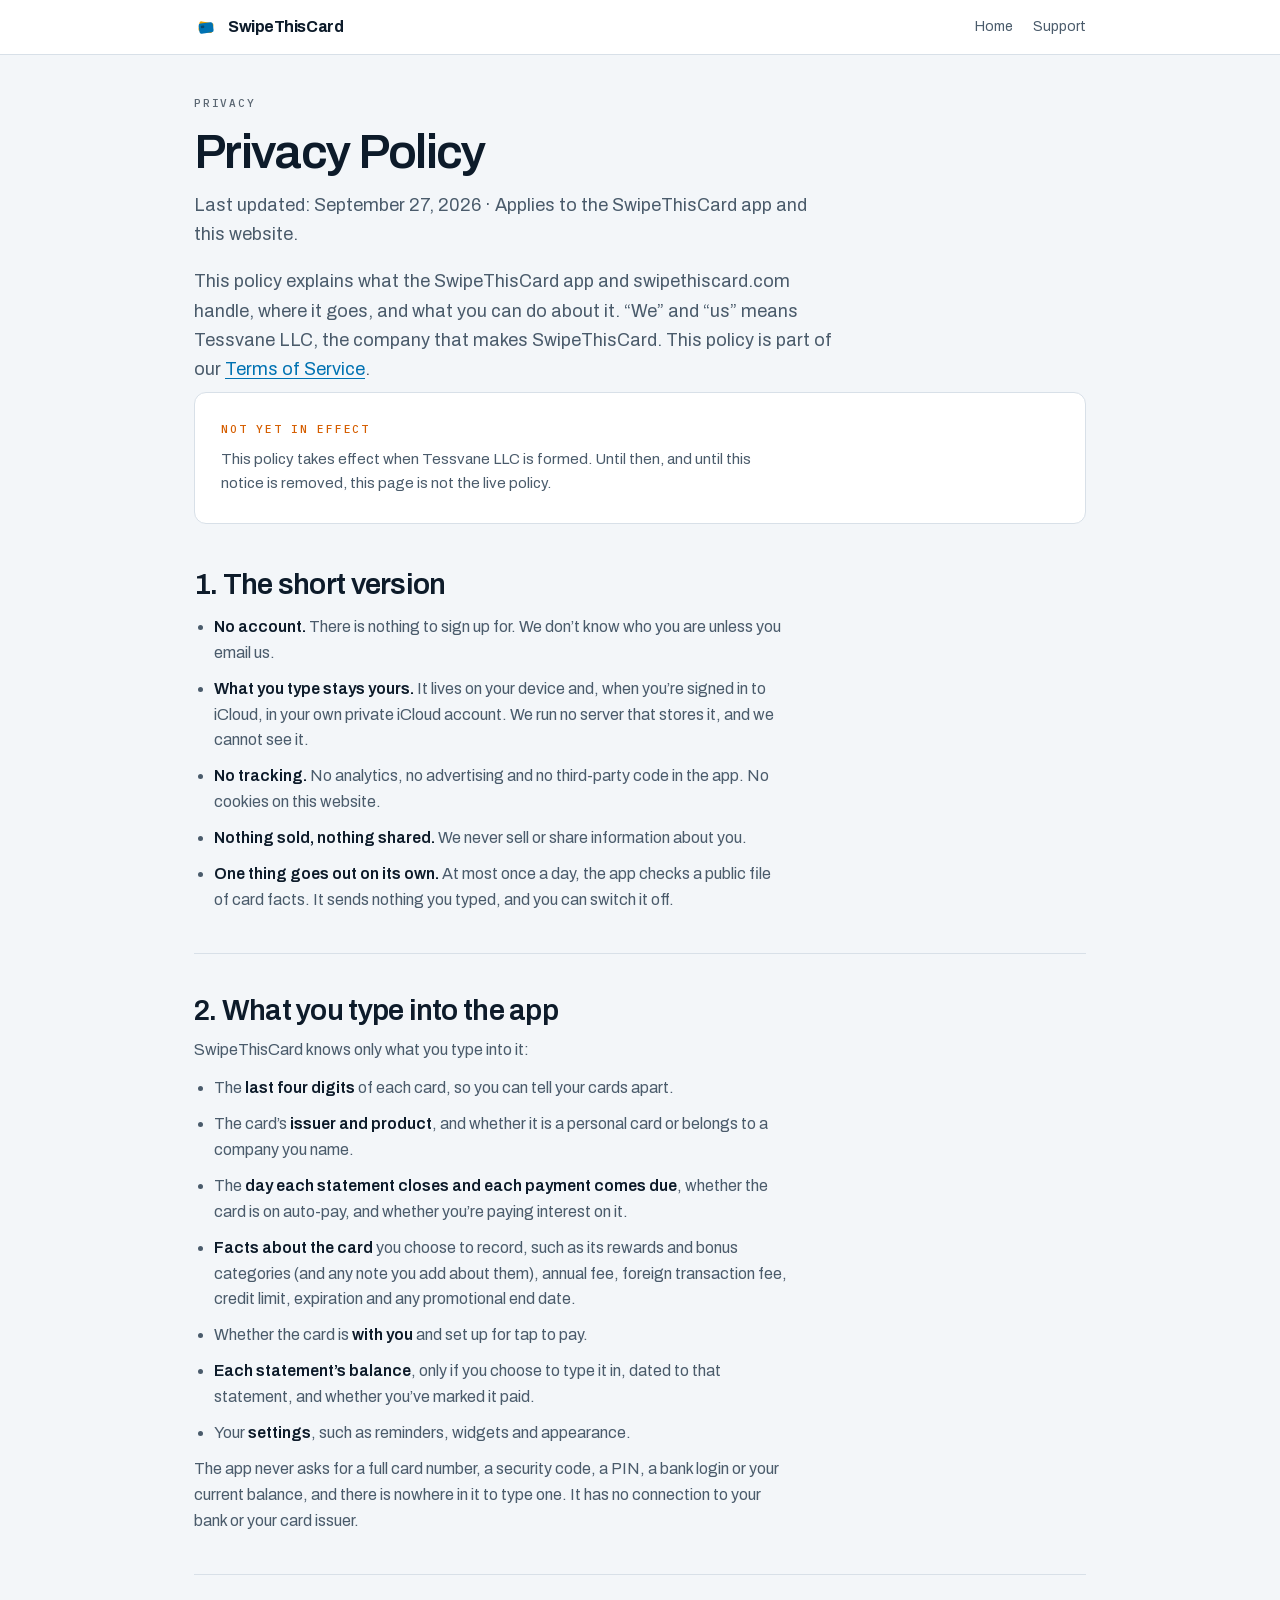
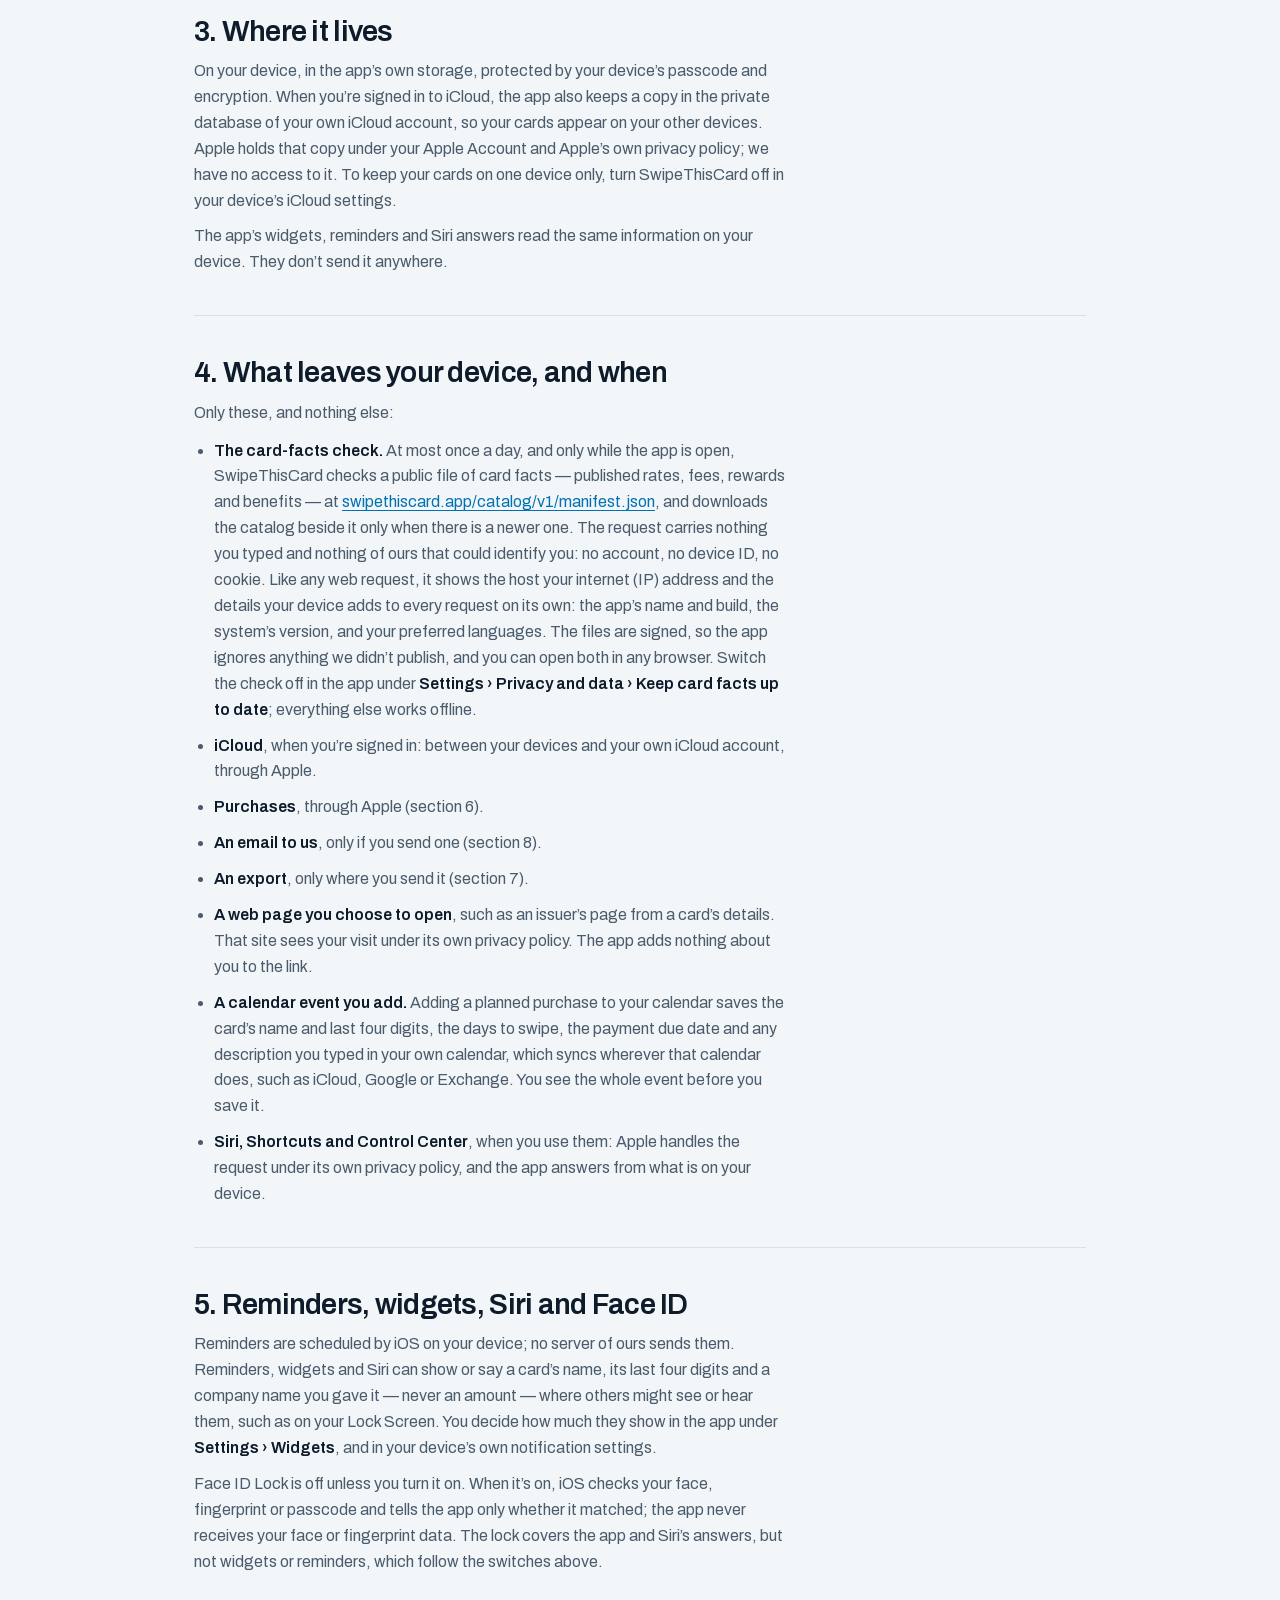
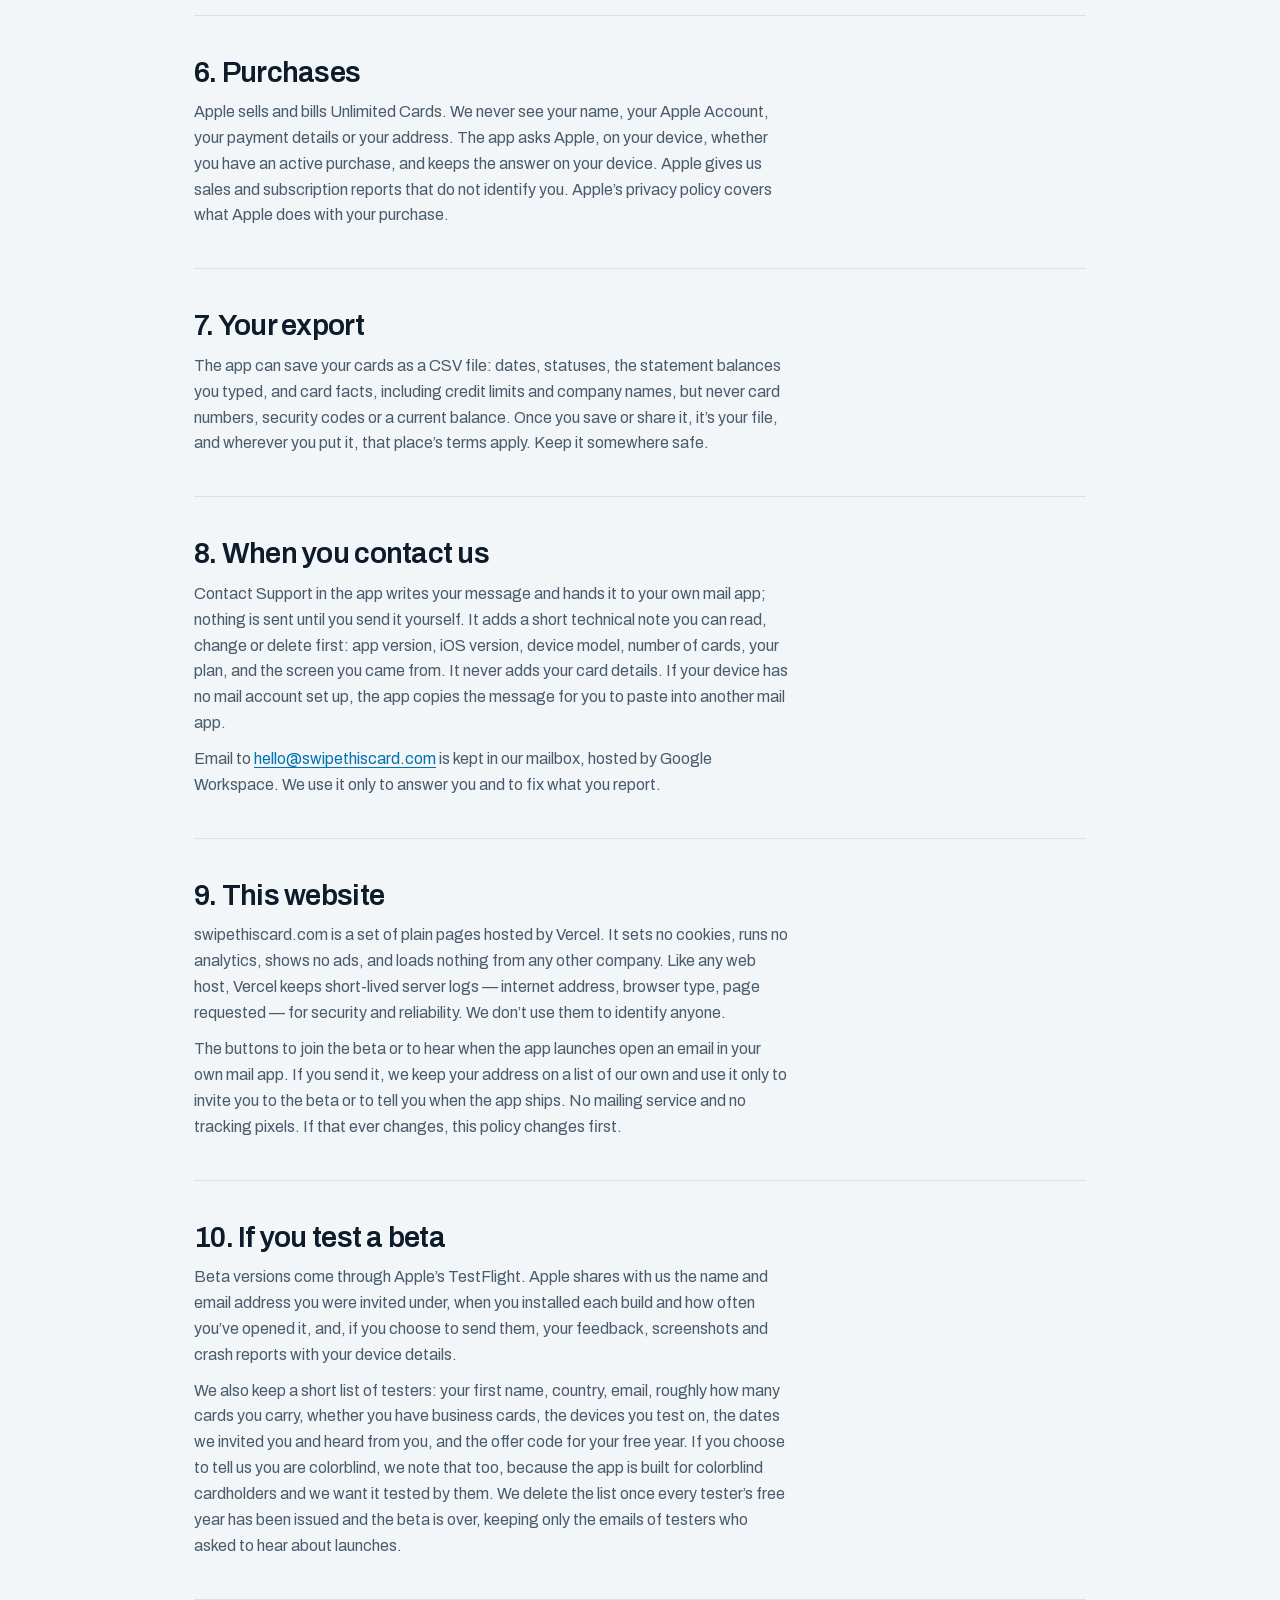
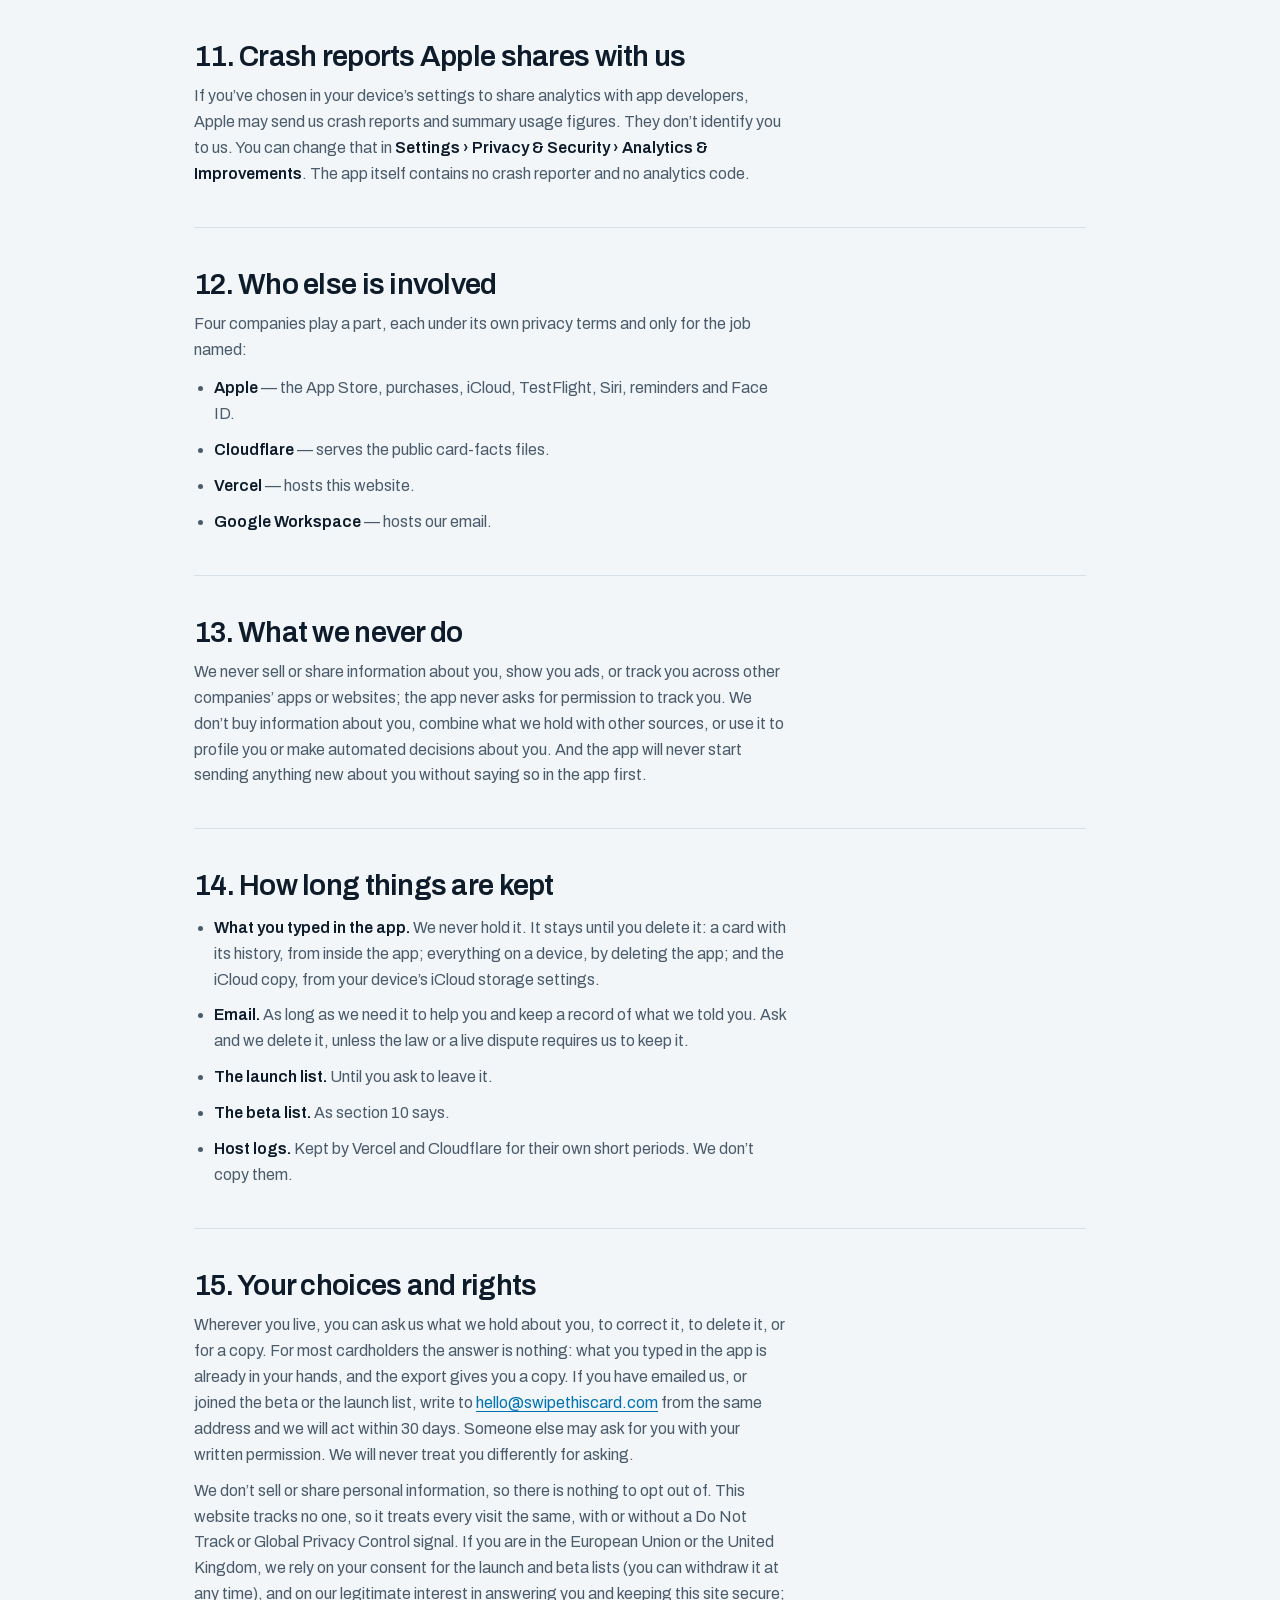
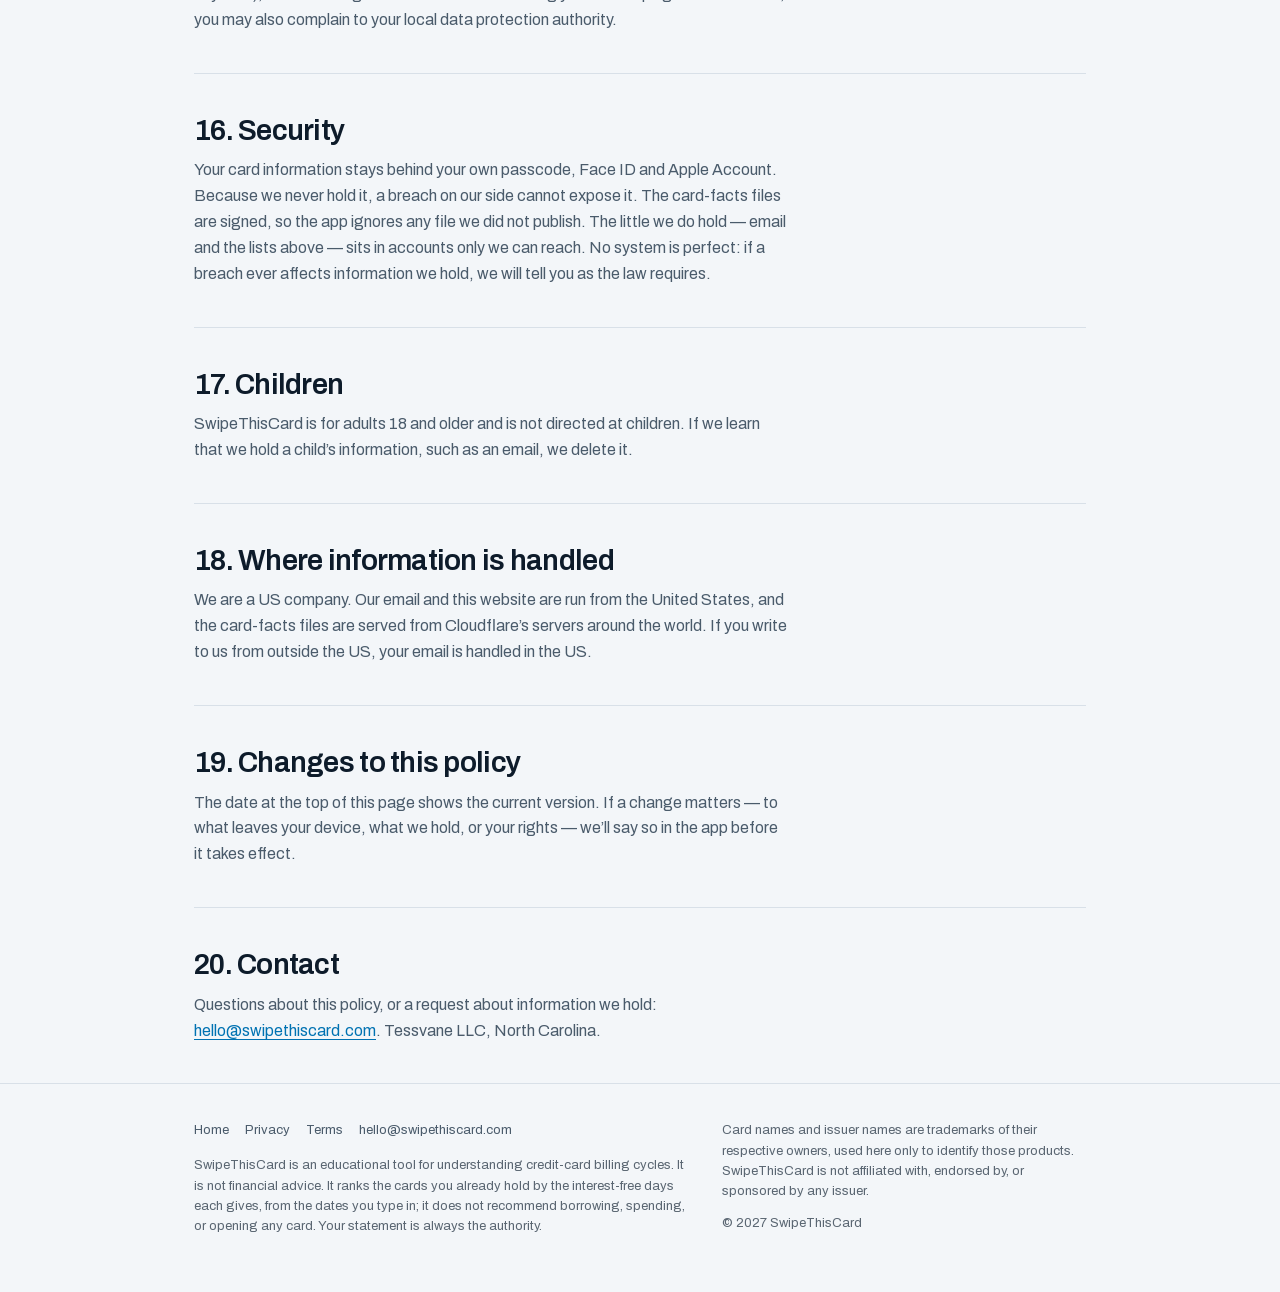
<file: privacy.html>
<!doctype html>
<html lang="en">
<head>
<meta charset="utf-8">
<meta name="viewport" content="width=device-width,initial-scale=1">
<title>Privacy Policy — SwipeThisCard</title>
<meta name="description" content="How SwipeThisCard and swipethiscard.com handle information: no account, no tracking, your cards on your device and in your own iCloud, and the one public file the app checks.">
<link rel="canonical" href="https://www.swipethiscard.com/privacy">
<meta name="robots" content="index,follow">
<meta property="og:type" content="website">
<meta property="og:title" content="Privacy Policy — SwipeThisCard">
<meta property="og:description" content="How SwipeThisCard and swipethiscard.com handle information: no account, no tracking, your cards on your device and in your own iCloud, and the one public file the app checks.">
<meta property="og:url" content="https://www.swipethiscard.com/privacy">
<meta property="og:image" content="https://swipethiscard.com/og-image.jpg">
<meta property="og:image:width" content="1200">
<meta property="og:image:height" content="630">
<meta name="twitter:card" content="summary_large_image">
<meta name="twitter:image" content="https://swipethiscard.com/og-image.jpg">
<link rel="icon" href="/favicon.svg" type="image/svg+xml">
<link rel="preload" href="/fonts/archivo-latin.woff2" as="font" type="font/woff2" crossorigin>
<link rel="stylesheet" href="/fonts/fonts.css">
<style>
:root{
  --ink:#0D1B2A; --ink-2:#14273A;
  --paper:#F3F6F9; --paper-2:#E7ECF1; --surface:#FFFFFF;
  --blue:#0072B2; --amber:#E69F00; --sky:#56B4E9; --verm:#D55E00;
  --ash:#5A6672; --ash-2:#C3CCD5;
  --on-ink:#E9EEF3; --on-ink-dim:#A8B8C6;
  --text:#0D1B2A; --text-2:#4A5B6B; --line:#D8E0E8;
  --accent:#0072B2;
  --display:"Archivo",-apple-system,BlinkMacSystemFont,"Segoe UI",Helvetica,Arial,sans-serif;
  --mono:"IBM Plex Mono",ui-monospace,SFMono-Regular,Menlo,monospace;
}
@media (prefers-color-scheme:dark){:root:not([data-theme="light"]){
  --paper:#0A1521; --paper-2:#122032; --surface:#14273A;
  --text:#E9EEF3; --text-2:#A8B8C6; --line:#24394F;
  --ink:#061019; --ink-2:#0E1E2E; --ash:#9BAAB8; --ash-2:#3A4E62;
  --accent:#56B4E9;
}}
:root[data-theme="dark"]{
  --paper:#0A1521; --paper-2:#122032; --surface:#14273A;
  --text:#E9EEF3; --text-2:#A8B8C6; --line:#24394F;
  --ink:#061019; --ink-2:#0E1E2E; --ash:#9BAAB8; --ash-2:#3A4E62;
  --accent:#56B4E9;
}
*{box-sizing:border-box}
body{margin:0;background:var(--paper);color:var(--text);font-family:var(--display);font-size:16px;line-height:1.62;-webkit-font-smoothing:antialiased}
.wrap{max-width:940px;margin:0 auto;padding:0 24px}
h1,h2,h3{margin:0;font-weight:600;letter-spacing:-.025em;text-wrap:balance}
h1{font-size:clamp(32px,5.4vw,48px);line-height:1.05;letter-spacing:-.035em}
h2{font-size:clamp(22px,3vw,29px);line-height:1.15}
h3{font-size:17px;letter-spacing:-.012em;line-height:1.35}
p{margin:0}
a{color:var(--accent);text-decoration-thickness:1px;text-underline-offset:3px}
a:focus-visible,summary:focus-visible{outline:2px solid var(--accent);outline-offset:3px;border-radius:4px}
.eyebrow{font-family:var(--mono);font-size:11px;font-weight:500;letter-spacing:.16em;text-transform:uppercase;color:var(--ash)}
.sm{font-size:14.5px;color:var(--text-2)}
.xs{font-size:12.5px;color:var(--ash)}
code{font-family:var(--mono);font-size:13.5px;background:var(--paper-2);padding:1px 5px;border-radius:4px}

/* nav */
nav{border-bottom:1px solid var(--line);background:var(--surface)}
.nav-in{max-width:940px;margin:0 auto;padding:14px 24px;display:flex;align-items:center;justify-content:space-between;gap:16px}
.brand{display:flex;align-items:center;gap:10px;text-decoration:none;color:var(--text)}
.brand span{font-weight:700;font-size:16px;letter-spacing:-.028em}
.nav-links{display:flex;gap:20px;font-size:14px}
.nav-links a{color:var(--text-2);text-decoration:none}
.nav-links a:hover{color:var(--accent)}

/* hero */
.hero{padding:56px 0 40px}
.hero h1{margin:14px 0 14px;max-width:16ch}
.hero p{font-size:18px;color:var(--text-2);max-width:58ch}

/* contact card */
.contact{display:grid;gap:0;border:1px solid var(--line);border-radius:12px;overflow:hidden;background:var(--surface);margin-bottom:14px}
@media(min-width:760px){.contact{grid-template-columns:1.35fr 1fr}}
.contact-main{padding:26px 26px 28px}
.contact-side{padding:26px;background:var(--paper-2);border-top:1px solid var(--line)}
@media(min-width:760px){.contact-side{border-top:0;border-left:1px solid var(--line)}}
.mailto{display:inline-flex;align-items:center;gap:9px;margin-top:14px;font-family:var(--mono);font-size:17px;font-weight:500;color:var(--accent);text-decoration:none;border-bottom:2px solid var(--accent);padding-bottom:2px;word-break:break-all}
.mailto:hover{opacity:.8}
.facts{list-style:none;margin:12px 0 0;padding:0;display:grid;gap:9px}
.facts li{display:grid;grid-template-columns:auto minmax(0,1fr);gap:9px;align-items:start;font-size:14px;color:var(--text-2)}
.facts svg{width:16px;height:16px;margin-top:3px;flex:none}

/* include block */
.include{border:1px solid var(--line);border-left:3px solid var(--amber);border-radius:0 10px 10px 0;background:var(--surface);padding:22px 24px;margin-top:28px}
.include ol{margin:12px 0 0;padding-left:20px;display:grid;gap:7px;font-size:14.5px;color:var(--text-2)}
.include ol b{color:var(--text);font-weight:600}

/* sections */
section{padding:52px 0;border-top:1px solid var(--line)}
.sec-lead{max-width:60ch;margin:10px 0 26px;color:var(--text-2)}

/* faq */
.faq{border:1px solid var(--line);border-radius:12px;overflow:hidden;background:var(--surface)}
details{border-bottom:1px solid var(--line)}
details:last-child{border-bottom:0}
summary{cursor:pointer;list-style:none;padding:17px 22px;display:grid;grid-template-columns:minmax(0,1fr) auto;gap:14px;align-items:center;font-weight:500;font-size:15.5px;letter-spacing:-.008em}
summary::-webkit-details-marker{display:none}
summary:hover{background:var(--paper-2)}
.chev{width:14px;height:14px;color:var(--ash);transition:transform .18s ease}
details[open] .chev{transform:rotate(90deg)}
details[open] summary{background:var(--paper-2)}
.ans{padding:4px 22px 22px;font-size:14.8px;color:var(--text-2);max-width:66ch}
.ans p+p{margin-top:10px}
.ans ul{margin:10px 0 0;padding-left:19px;display:grid;gap:6px}
@media(prefers-reduced-motion:reduce){.chev{transition:none}}

/* status pills */
.pillrow{display:flex;flex-wrap:wrap;gap:9px;margin-top:14px}
.pill{display:inline-flex;align-items:center;gap:7px;padding:5px 11px 5px 9px;border-radius:99px;font-size:13px;font-weight:500;background:var(--paper-2);border:1px solid var(--line);color:var(--text)}

/* privacy strip */
.strip{background:var(--ink);color:var(--on-ink);border-radius:12px;padding:28px 26px}
.strip h2{color:#fff}
.strip p{color:var(--on-ink-dim);max-width:60ch;margin-top:10px;font-size:15px}
.strip a{color:var(--sky)}

/* footer */
footer{border-top:1px solid var(--line);padding:36px 0 56px;color:var(--ash);font-size:13px}
.foot-in{display:grid;gap:18px}
@media(min-width:760px){.foot-in{grid-template-columns:1.4fr 1fr;align-items:start}}
.foot-links{display:flex;flex-wrap:wrap;gap:16px}
.foot-links a{color:var(--text-2);text-decoration:none}
.foot-links a:hover{color:var(--accent)}
.legal{max-width:62ch;line-height:1.55}
/* terms body */
.tx{max-width:66ch;margin-top:10px;color:var(--text-2)}
.tx a,.tx-list a{overflow-wrap:anywhere}
.tx-list{max-width:66ch;margin:12px 0 0;padding-left:20px;display:grid;gap:10px;color:var(--text-2)}
.tx-list b,.tx b{color:var(--text);font-weight:600}
.terms section{padding:40px 0}
.include h3{color:var(--text)}
.include .tx{font-size:15px}
</style>
</head>
<body>
<nav><div class="nav-in">
  <a class="brand" href="/">
    <svg width="24" height="24" viewBox="0 0 64 64" aria-hidden="true"><g transform="rotate(9 32 32)"><rect x="13" y="19" width="38" height="27" rx="5.5" fill="#E69F00"/></g><g transform="rotate(-8 32 32)"><rect x="13" y="21" width="38" height="27" rx="5.5" fill="#0072B2"/><rect x="18.5" y="27" width="9" height="6.5" rx="1.8" fill="#0D1B2A" opacity=".5"/></g></svg>
    <span>SwipeThisCard</span>
  </a>
  <div class="nav-links">
    <a href="/">Home</a>
    <a href="/support">Support</a>
  </div>
</div></nav>
<div class="wrap">
  <div class="hero" style="padding:40px 0 8px">
    <div class="eyebrow">Privacy</div>
    <h1 style="max-width:20ch">Privacy Policy</h1>
    <p class="sm" style="margin-top:10px">Last updated: September 27, 2026 &middot; Applies to the SwipeThisCard app and this website.</p>
    <p class="tx" style="margin-top:18px">This policy explains what the SwipeThisCard app and swipethiscard.com handle, where it goes, and what you can do about it. &ldquo;We&rdquo; and &ldquo;us&rdquo; means Tessvane LLC, the company that makes SwipeThisCard. This policy is part of our <a href="/terms">Terms of Service</a>.</p>
  </div>
</div>
<div class="wrap">
  <div class="strip" style="margin:0 0 8px;background:var(--surface);color:var(--text);border:1px solid var(--line)">
    <div class="eyebrow" style="color:var(--verm)">Not yet in effect</div>
    <p style="color:var(--text-2);margin-top:8px">This policy takes effect when Tessvane LLC is formed. Until then, and until this notice is removed, this page is not the live policy.</p>
  </div>
</div>
<div class="wrap terms">
  <section style="border-top:0;padding-top:36px">
    <h2>1. The short version</h2>
    <ul class="tx-list">
      <li><b>No account.</b> There is nothing to sign up for. We don&rsquo;t know who you are unless you email us.</li>
      <li><b>What you type stays yours.</b> It lives on your device and, when you&rsquo;re signed in to iCloud, in your own private iCloud account. We run no server that stores it, and we cannot see it.</li>
      <li><b>No tracking.</b> No analytics, no advertising and no third-party code in the app. No cookies on this website.</li>
      <li><b>Nothing sold, nothing shared.</b> We never sell or share information about you.</li>
      <li><b>One thing goes out on its own.</b> At most once a day, the app checks a public file of card facts. It sends nothing you typed, and you can switch it off.</li>
    </ul>
  </section>
  <section>
    <h2>2. What you type into the app</h2>
    <p class="tx">SwipeThisCard knows only what you type into it:</p>
    <ul class="tx-list">
      <li>The <b>last four digits</b> of each card, so you can tell your cards apart.</li>
      <li>The card&rsquo;s <b>issuer and product</b>, and whether it is a personal card or belongs to a company you name.</li>
      <li>The <b>day each statement closes and each payment comes due</b>, whether the card is on auto-pay, and whether you&rsquo;re paying interest on it.</li>
      <li><b>Facts about the card</b> you choose to record, such as its rewards and bonus categories (and any note you add about them), annual fee, foreign transaction fee, credit limit, expiration and any promotional end date.</li>
      <li>Whether the card is <b>with you</b> and set up for tap to pay.</li>
      <li><b>Each statement&rsquo;s balance</b>, only if you choose to type it in, dated to that statement, and whether you&rsquo;ve marked it paid.</li>
      <li>Your <b>settings</b>, such as reminders, widgets and appearance.</li>
    </ul>
    <p class="tx">The app never asks for a full card number, a security code, a PIN, a bank login or your current balance, and there is nowhere in it to type one. It has no connection to your bank or your card issuer.</p>
  </section>
  <section>
    <h2>3. Where it lives</h2>
    <p class="tx">On your device, in the app&rsquo;s own storage, protected by your device&rsquo;s passcode and encryption. When you&rsquo;re signed in to iCloud, the app also keeps a copy in the private database of your own iCloud account, so your cards appear on your other devices. Apple holds that copy under your Apple Account and Apple&rsquo;s own privacy policy; we have no access to it. To keep your cards on one device only, turn SwipeThisCard off in your device&rsquo;s iCloud settings.</p>
    <p class="tx">The app&rsquo;s widgets, reminders and Siri answers read the same information on your device. They don&rsquo;t send it anywhere.</p>
  </section>
  <section>
    <h2>4. What leaves your device, and when</h2>
    <p class="tx">Only these, and nothing else:</p>
    <ul class="tx-list">
      <li><b>The card-facts check.</b> At most once a day, and only while the app is open, SwipeThisCard checks a public file of card facts &mdash; published rates, fees, rewards and benefits &mdash; at <a href="https://swipethiscard.app/catalog/v1/manifest.json">swipethiscard.app/catalog/v1/manifest.json</a>, and downloads the catalog beside it only when there is a newer one. The request carries nothing you typed and nothing of ours that could identify you: no account, no device ID, no cookie. Like any web request, it shows the host your internet (IP) address and the details your device adds to every request on its own: the app&rsquo;s name and build, the system&rsquo;s version, and your preferred languages. The files are signed, so the app ignores anything we didn&rsquo;t publish, and you can open both in any browser. Switch the check off in the app under <b>Settings &rsaquo; Privacy and data &rsaquo; Keep card facts up to date</b>; everything else works offline.</li>
      <li><b>iCloud</b>, when you&rsquo;re signed in: between your devices and your own iCloud account, through Apple.</li>
      <li><b>Purchases</b>, through Apple (section 6).</li>
      <li><b>An email to us</b>, only if you send one (section 8).</li>
      <li><b>An export</b>, only where you send it (section 7).</li>
      <li><b>A web page you choose to open</b>, such as an issuer&rsquo;s page from a card&rsquo;s details. That site sees your visit under its own privacy policy. The app adds nothing about you to the link.</li>
      <li><b>A calendar event you add.</b> Adding a planned purchase to your calendar saves the card&rsquo;s name and last four digits, the days to swipe, the payment due date and any description you typed in your own calendar, which syncs wherever that calendar does, such as iCloud, Google or Exchange. You see the whole event before you save it.</li>
      <li><b>Siri, Shortcuts and Control Center</b>, when you use them: Apple handles the request under its own privacy policy, and the app answers from what is on your device.</li>
    </ul>
  </section>
  <section>
    <h2>5. Reminders, widgets, Siri and Face ID</h2>
    <p class="tx">Reminders are scheduled by iOS on your device; no server of ours sends them. Reminders, widgets and Siri can show or say a card&rsquo;s name, its last four digits and a company name you gave it &mdash; never an amount &mdash; where others might see or hear them, such as on your Lock Screen. You decide how much they show in the app under <b>Settings &rsaquo; Widgets</b>, and in your device&rsquo;s own notification settings.</p>
    <p class="tx">Face ID Lock is off unless you turn it on. When it&rsquo;s on, iOS checks your face, fingerprint or passcode and tells the app only whether it matched; the app never receives your face or fingerprint data. The lock covers the app and Siri&rsquo;s answers, but not widgets or reminders, which follow the switches above.</p>
  </section>
  <section>
    <h2>6. Purchases</h2>
    <p class="tx">Apple sells and bills Unlimited Cards. We never see your name, your Apple Account, your payment details or your address. The app asks Apple, on your device, whether you have an active purchase, and keeps the answer on your device. Apple gives us sales and subscription reports that do not identify you. Apple&rsquo;s privacy policy covers what Apple does with your purchase.</p>
  </section>
  <section>
    <h2>7. Your export</h2>
    <p class="tx">The app can save your cards as a CSV file: dates, statuses, the statement balances you typed, and card facts, including credit limits and company names, but never card numbers, security codes or a current balance. Once you save or share it, it&rsquo;s your file, and wherever you put it, that place&rsquo;s terms apply. Keep it somewhere safe.</p>
  </section>
  <section>
    <h2>8. When you contact us</h2>
    <p class="tx">Contact Support in the app writes your message and hands it to your own mail app; nothing is sent until you send it yourself. It adds a short technical note you can read, change or delete first: app version, iOS version, device model, number of cards, your plan, and the screen you came from. It never adds your card details. If your device has no mail account set up, the app copies the message for you to paste into another mail app.</p>
    <p class="tx">Email to <a href="mailto:hello@swipethiscard.com">hello@swipethiscard.com</a> is kept in our mailbox, hosted by Google Workspace. We use it only to answer you and to fix what you report.</p>
  </section>
  <section>
    <h2>9. This website</h2>
    <p class="tx">swipethiscard.com is a set of plain pages hosted by Vercel. It sets no cookies, runs no analytics, shows no ads, and loads nothing from any other company. Like any web host, Vercel keeps short-lived server logs &mdash; internet address, browser type, page requested &mdash; for security and reliability. We don&rsquo;t use them to identify anyone.</p>
    <p class="tx">The buttons to join the beta or to hear when the app launches open an email in your own mail app. If you send it, we keep your address on a list of our own and use it only to invite you to the beta or to tell you when the app ships. No mailing service and no tracking pixels. If that ever changes, this policy changes first.</p>
  </section>
  <section>
    <h2>10. If you test a beta</h2>
    <p class="tx">Beta versions come through Apple&rsquo;s TestFlight. Apple shares with us the name and email address you were invited under, when you installed each build and how often you&rsquo;ve opened it, and, if you choose to send them, your feedback, screenshots and crash reports with your device details.</p>
    <p class="tx">We also keep a short list of testers: your first name, country, email, roughly how many cards you carry, whether you have business cards, the devices you test on, the dates we invited you and heard from you, and the offer code for your free year. If you choose to tell us you are colorblind, we note that too, because the app is built for colorblind cardholders and we want it tested by them. We delete the list once every tester&rsquo;s free year has been issued and the beta is over, keeping only the emails of testers who asked to hear about launches.</p>
  </section>
  <section>
    <h2>11. Crash reports Apple shares with us</h2>
    <p class="tx">If you&rsquo;ve chosen in your device&rsquo;s settings to share analytics with app developers, Apple may send us crash reports and summary usage figures. They don&rsquo;t identify you to us. You can change that in <b>Settings &rsaquo; Privacy &amp; Security &rsaquo; Analytics &amp; Improvements</b>. The app itself contains no crash reporter and no analytics code.</p>
  </section>
  <section>
    <h2>12. Who else is involved</h2>
    <p class="tx">Four companies play a part, each under its own privacy terms and only for the job named:</p>
    <ul class="tx-list">
      <li><b>Apple</b> &mdash; the App Store, purchases, iCloud, TestFlight, Siri, reminders and Face ID.</li>
      <li><b>Cloudflare</b> &mdash; serves the public card-facts files.</li>
      <li><b>Vercel</b> &mdash; hosts this website.</li>
      <li><b>Google Workspace</b> &mdash; hosts our email.</li>
    </ul>
  </section>
  <section>
    <h2>13. What we never do</h2>
    <p class="tx">We never sell or share information about you, show you ads, or track you across other companies&rsquo; apps or websites; the app never asks for permission to track you. We don&rsquo;t buy information about you, combine what we hold with other sources, or use it to profile you or make automated decisions about you. And the app will never start sending anything new about you without saying so in the app first.</p>
  </section>
  <section>
    <h2>14. How long things are kept</h2>
    <ul class="tx-list">
      <li><b>What you typed in the app.</b> We never hold it. It stays until you delete it: a card with its history, from inside the app; everything on a device, by deleting the app; and the iCloud copy, from your device&rsquo;s iCloud storage settings.</li>
      <li><b>Email.</b> As long as we need it to help you and keep a record of what we told you. Ask and we delete it, unless the law or a live dispute requires us to keep it.</li>
      <li><b>The launch list.</b> Until you ask to leave it.</li>
      <li><b>The beta list.</b> As section 10 says.</li>
      <li><b>Host logs.</b> Kept by Vercel and Cloudflare for their own short periods. We don&rsquo;t copy them.</li>
    </ul>
  </section>
  <section>
    <h2>15. Your choices and rights</h2>
    <p class="tx">Wherever you live, you can ask us what we hold about you, to correct it, to delete it, or for a copy. For most cardholders the answer is nothing: what you typed in the app is already in your hands, and the export gives you a copy. If you have emailed us, or joined the beta or the launch list, write to <a href="mailto:hello@swipethiscard.com">hello@swipethiscard.com</a> from the same address and we will act within 30 days. Someone else may ask for you with your written permission. We will never treat you differently for asking.</p>
    <p class="tx">We don&rsquo;t sell or share personal information, so there is nothing to opt out of. This website tracks no one, so it treats every visit the same, with or without a Do Not Track or Global Privacy Control signal. If you are in the European Union or the United Kingdom, we rely on your consent for the launch and beta lists (you can withdraw it at any time), and on our legitimate interest in answering you and keeping this site secure; you may also complain to your local data protection authority.</p>
  </section>
  <section>
    <h2>16. Security</h2>
    <p class="tx">Your card information stays behind your own passcode, Face ID and Apple Account. Because we never hold it, a breach on our side cannot expose it. The card-facts files are signed, so the app ignores any file we did not publish. The little we do hold &mdash; email and the lists above &mdash; sits in accounts only we can reach. No system is perfect: if a breach ever affects information we hold, we will tell you as the law requires.</p>
  </section>
  <section>
    <h2>17. Children</h2>
    <p class="tx">SwipeThisCard is for adults 18 and older and is not directed at children. If we learn that we hold a child&rsquo;s information, such as an email, we delete it.</p>
  </section>
  <section>
    <h2>18. Where information is handled</h2>
    <p class="tx">We are a US company. Our email and this website are run from the United States, and the card-facts files are served from Cloudflare&rsquo;s servers around the world. If you write to us from outside the US, your email is handled in the US.</p>
  </section>
  <section>
    <h2>19. Changes to this policy</h2>
    <p class="tx">The date at the top of this page shows the current version. If a change matters &mdash; to what leaves your device, what we hold, or your rights &mdash; we&rsquo;ll say so in the app before it takes effect.</p>
  </section>
  <section>
    <h2>20. Contact</h2>
    <p class="tx">Questions about this policy, or a request about information we hold: <a href="mailto:hello@swipethiscard.com">hello@swipethiscard.com</a>. Tessvane LLC, North Carolina.</p>
  </section>
</div>
<footer><div class="wrap"><div class="foot-in">
  <div>
    <div class="foot-links" style="margin-bottom:14px">
      <a href="/">Home</a><a href="/privacy">Privacy</a><a href="/terms">Terms</a><a href="mailto:hello@swipethiscard.com">hello@swipethiscard.com</a>
    </div>
    <p class="legal">SwipeThisCard is an educational tool for understanding credit-card billing cycles. It is not financial advice. It ranks the cards you already hold by the interest-free days each gives, from the dates you type in; it does not recommend borrowing, spending, or opening any card. Your statement is always the authority.</p>
  </div>
  <div>
    <p class="legal">Card names and issuer names are trademarks of their respective owners, used here only to identify those products. SwipeThisCard is not affiliated with, endorsed by, or sponsored by any issuer.</p>
    <p style="margin-top:12px">&copy; 2027 SwipeThisCard</p>
  </div>
</div></div></footer>
</body>
</html>
</file>
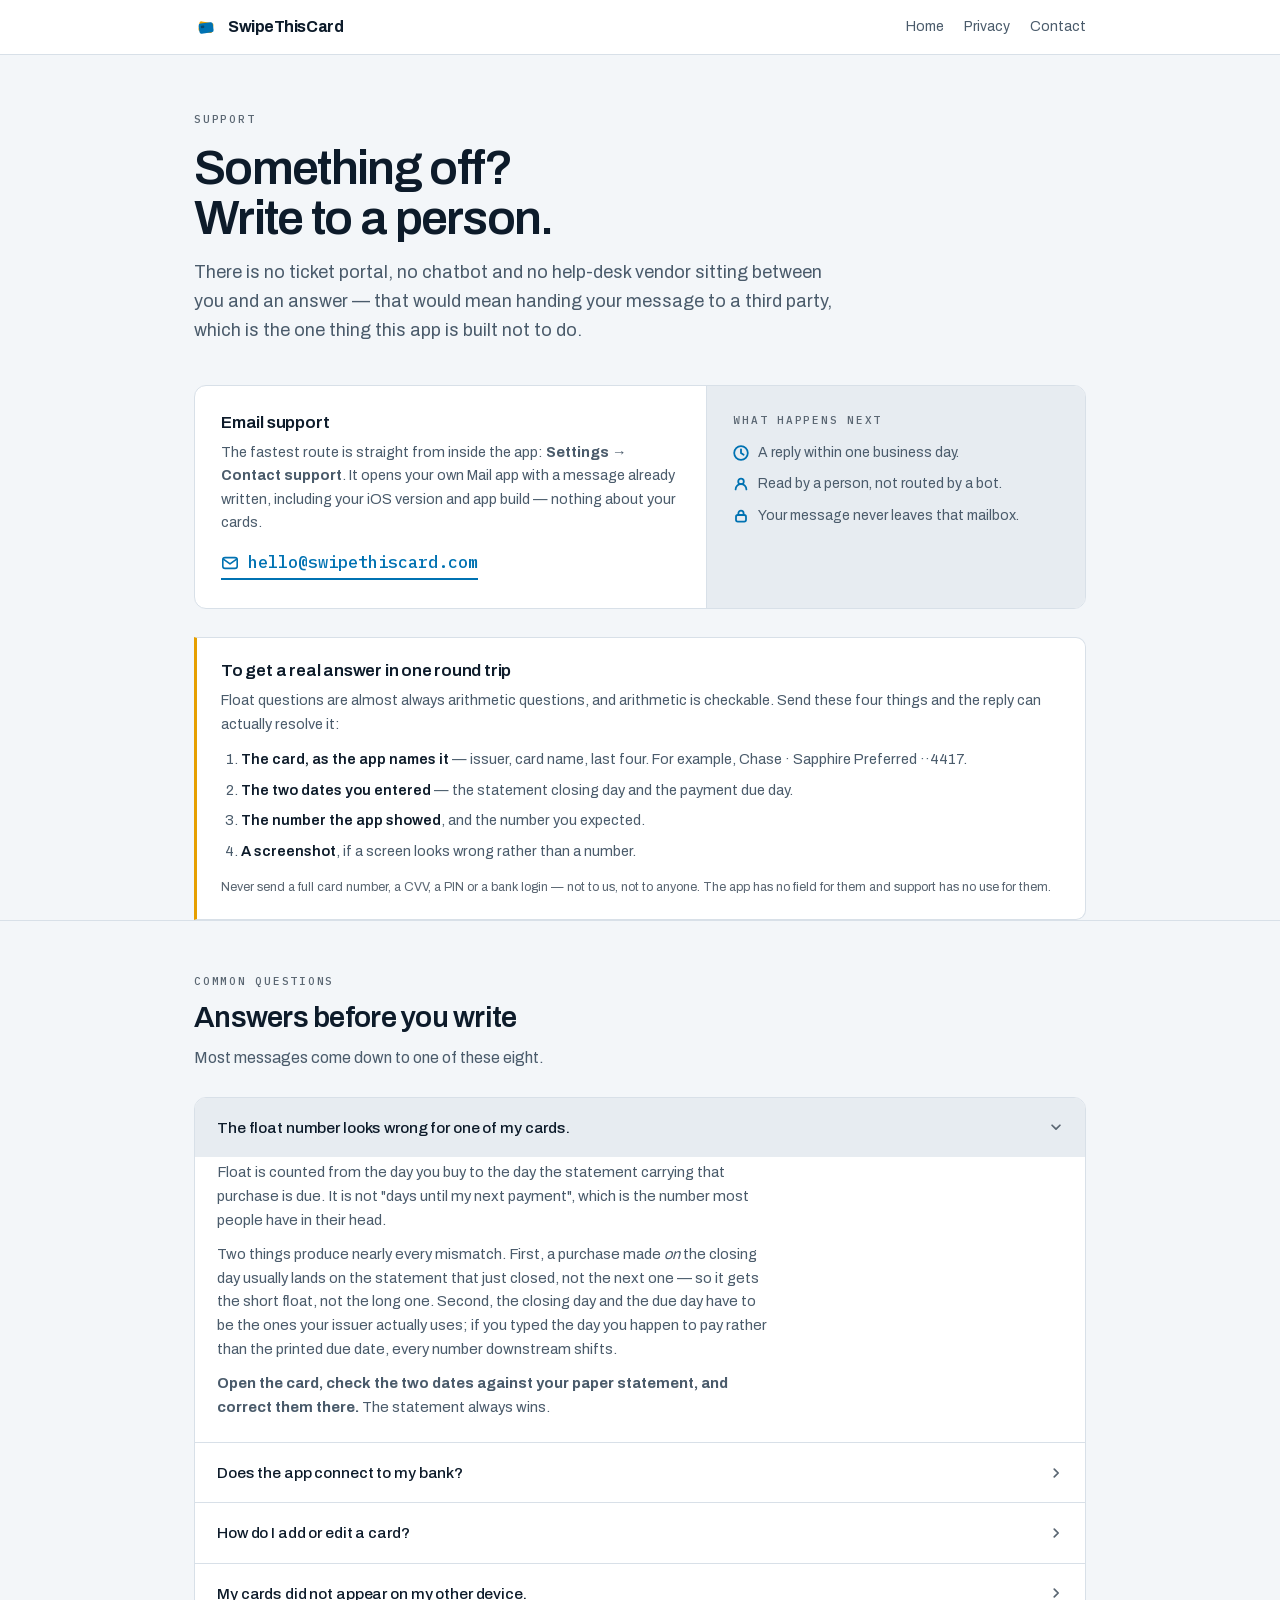
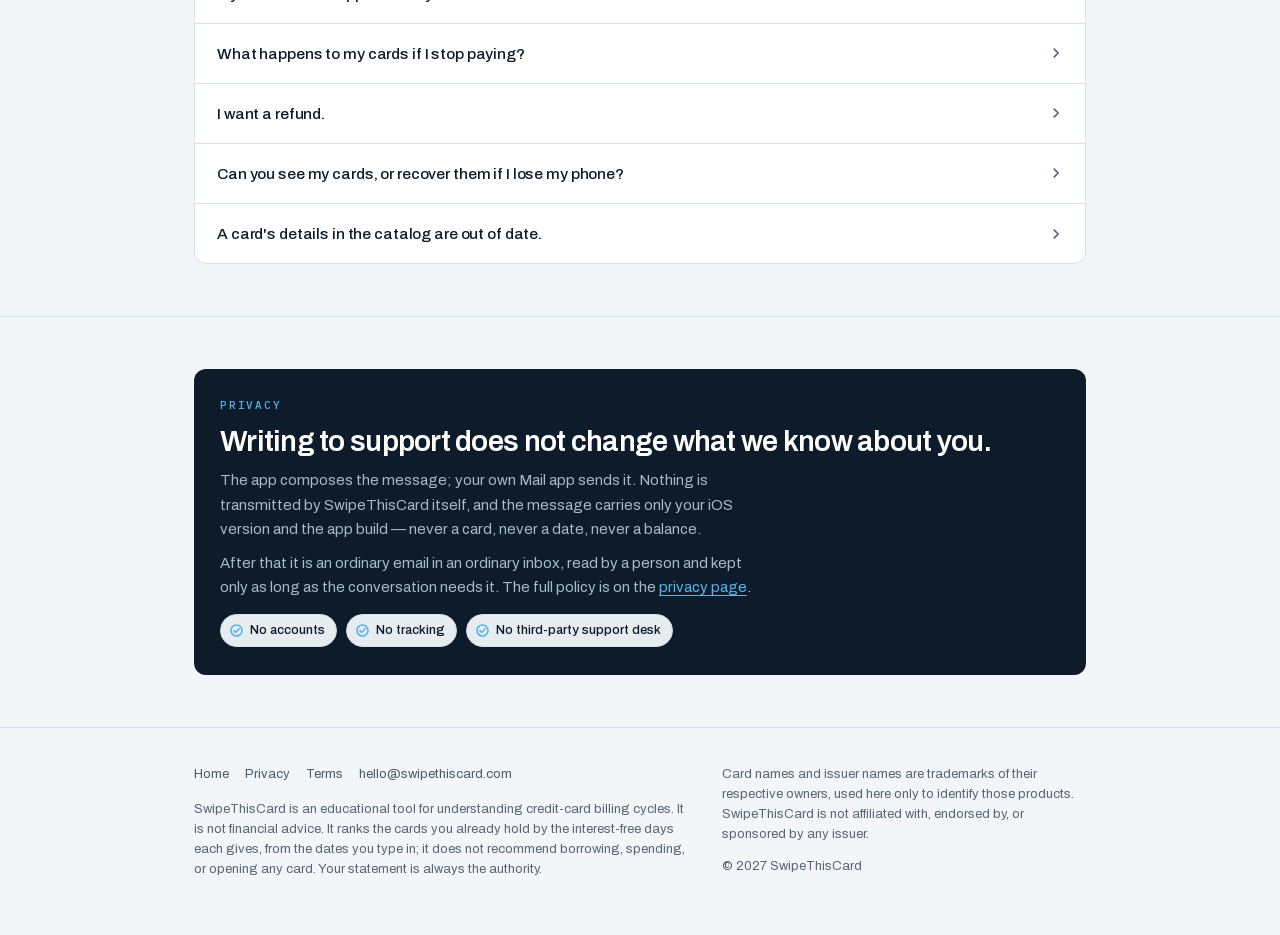
<file: support.html>
<!doctype html>
<html lang="en">
<head>
<meta charset="utf-8">
<meta name="viewport" content="width=device-width,initial-scale=1">
<meta name="description" content="Support and answers for SwipeThisCard — the app that tells you which card to swipe for the most interest-free days.">
<link rel="canonical" href="https://www.swipethiscard.com/support">
<meta name="robots" content="index,follow">
<meta property="og:type" content="website">
<meta property="og:title" content="SwipeThisCard Support">
<meta property="og:description" content="Support and answers for SwipeThisCard — the app that tells you which card to swipe for the most interest-free days.">
<meta property="og:url" content="https://www.swipethiscard.com/support">
<meta property="og:image" content="https://swipethiscard.com/og-image.jpg">
<meta property="og:image:width" content="1200">
<meta property="og:image:height" content="630">
<meta name="twitter:card" content="summary_large_image">
<meta name="twitter:image" content="https://swipethiscard.com/og-image.jpg">
<link rel="icon" href="/favicon.svg" type="image/svg+xml">
<title>SwipeThisCard Support</title>
<link rel="preload" href="/fonts/archivo-latin.woff2" as="font" type="font/woff2" crossorigin>
<link rel="stylesheet" href="/fonts/fonts.css">
<style>
:root{
  --ink:#0D1B2A; --ink-2:#14273A;
  --paper:#F3F6F9; --paper-2:#E7ECF1; --surface:#FFFFFF;
  --blue:#0072B2; --amber:#E69F00; --sky:#56B4E9; --verm:#D55E00;
  --ash:#5A6672; --ash-2:#C3CCD5;
  --on-ink:#E9EEF3; --on-ink-dim:#A8B8C6;
  --text:#0D1B2A; --text-2:#4A5B6B; --line:#D8E0E8;
  --accent:#0072B2;
  --display:"Archivo",-apple-system,BlinkMacSystemFont,"Segoe UI",Helvetica,Arial,sans-serif;
  --mono:"IBM Plex Mono",ui-monospace,SFMono-Regular,Menlo,monospace;
}
@media (prefers-color-scheme:dark){:root:not([data-theme="light"]){
  --paper:#0A1521; --paper-2:#122032; --surface:#14273A;
  --text:#E9EEF3; --text-2:#A8B8C6; --line:#24394F;
  --ink:#061019; --ink-2:#0E1E2E; --ash:#9BAAB8; --ash-2:#3A4E62;
  --accent:#56B4E9;
}}
:root[data-theme="dark"]{
  --paper:#0A1521; --paper-2:#122032; --surface:#14273A;
  --text:#E9EEF3; --text-2:#A8B8C6; --line:#24394F;
  --ink:#061019; --ink-2:#0E1E2E; --ash:#9BAAB8; --ash-2:#3A4E62;
  --accent:#56B4E9;
}
*{box-sizing:border-box}
body{margin:0;background:var(--paper);color:var(--text);font-family:var(--display);font-size:16px;line-height:1.62;-webkit-font-smoothing:antialiased}
.wrap{max-width:940px;margin:0 auto;padding:0 24px}
h1,h2,h3{margin:0;font-weight:600;letter-spacing:-.025em;text-wrap:balance}
h1{font-size:clamp(32px,5.4vw,48px);line-height:1.05;letter-spacing:-.035em}
h2{font-size:clamp(22px,3vw,29px);line-height:1.15}
h3{font-size:17px;letter-spacing:-.012em;line-height:1.35}
p{margin:0}
a{color:var(--accent);text-decoration-thickness:1px;text-underline-offset:3px}
a:focus-visible,summary:focus-visible{outline:2px solid var(--accent);outline-offset:3px;border-radius:4px}
.eyebrow{font-family:var(--mono);font-size:11px;font-weight:500;letter-spacing:.16em;text-transform:uppercase;color:var(--ash)}
.sm{font-size:14.5px;color:var(--text-2)}
.xs{font-size:12.5px;color:var(--ash)}
code{font-family:var(--mono);font-size:13.5px;background:var(--paper-2);padding:1px 5px;border-radius:4px}

/* nav */
nav{border-bottom:1px solid var(--line);background:var(--surface)}
.nav-in{max-width:940px;margin:0 auto;padding:14px 24px;display:flex;align-items:center;justify-content:space-between;gap:16px}
.brand{display:flex;align-items:center;gap:10px;text-decoration:none;color:var(--text)}
.brand span{font-weight:700;font-size:16px;letter-spacing:-.028em}
.nav-links{display:flex;gap:20px;font-size:14px}
.nav-links a{color:var(--text-2);text-decoration:none}
.nav-links a:hover{color:var(--accent)}

/* hero */
.hero{padding:56px 0 40px}
.hero h1{margin:14px 0 14px;max-width:16ch}
.hero p{font-size:18px;color:var(--text-2);max-width:58ch}

/* contact card */
.contact{display:grid;gap:0;border:1px solid var(--line);border-radius:12px;overflow:hidden;background:var(--surface);margin-bottom:14px}
@media(min-width:760px){.contact{grid-template-columns:1.35fr 1fr}}
.contact-main{padding:26px 26px 28px}
.contact-side{padding:26px;background:var(--paper-2);border-top:1px solid var(--line)}
@media(min-width:760px){.contact-side{border-top:0;border-left:1px solid var(--line)}}
.mailto{display:inline-flex;align-items:center;gap:9px;margin-top:14px;font-family:var(--mono);font-size:17px;font-weight:500;color:var(--accent);text-decoration:none;border-bottom:2px solid var(--accent);padding-bottom:2px;word-break:break-all}
.mailto:hover{opacity:.8}
.facts{list-style:none;margin:12px 0 0;padding:0;display:grid;gap:9px}
.facts li{display:grid;grid-template-columns:auto minmax(0,1fr);gap:9px;align-items:start;font-size:14px;color:var(--text-2)}
.facts svg{width:16px;height:16px;margin-top:3px;flex:none}

/* include block */
.include{border:1px solid var(--line);border-left:3px solid var(--amber);border-radius:0 10px 10px 0;background:var(--surface);padding:22px 24px;margin-top:28px}
.include ol{margin:12px 0 0;padding-left:20px;display:grid;gap:7px;font-size:14.5px;color:var(--text-2)}
.include ol b{color:var(--text);font-weight:600}

/* sections */
section{padding:52px 0;border-top:1px solid var(--line)}
.sec-lead{max-width:60ch;margin:10px 0 26px;color:var(--text-2)}

/* faq */
.faq{border:1px solid var(--line);border-radius:12px;overflow:hidden;background:var(--surface)}
details{border-bottom:1px solid var(--line)}
details:last-child{border-bottom:0}
summary{cursor:pointer;list-style:none;padding:17px 22px;display:grid;grid-template-columns:minmax(0,1fr) auto;gap:14px;align-items:center;font-weight:500;font-size:15.5px;letter-spacing:-.008em}
summary::-webkit-details-marker{display:none}
summary:hover{background:var(--paper-2)}
.chev{width:14px;height:14px;color:var(--ash);transition:transform .18s ease}
details[open] .chev{transform:rotate(90deg)}
details[open] summary{background:var(--paper-2)}
.ans{padding:4px 22px 22px;font-size:14.8px;color:var(--text-2);max-width:66ch}
.ans p+p{margin-top:10px}
.ans ul{margin:10px 0 0;padding-left:19px;display:grid;gap:6px}
@media(prefers-reduced-motion:reduce){.chev{transition:none}}

/* status pills */
.pillrow{display:flex;flex-wrap:wrap;gap:9px;margin-top:14px}
.pill{display:inline-flex;align-items:center;gap:7px;padding:5px 11px 5px 9px;border-radius:99px;font-size:13px;font-weight:500;background:var(--paper-2);border:1px solid var(--line);color:var(--text)}

/* privacy strip */
.strip{background:var(--ink);color:var(--on-ink);border-radius:12px;padding:28px 26px}
.strip h2{color:#fff}
.strip p{color:var(--on-ink-dim);max-width:60ch;margin-top:10px;font-size:15px}
.strip a{color:var(--sky)}

/* footer */
footer{border-top:1px solid var(--line);padding:36px 0 56px;color:var(--ash);font-size:13px}
.foot-in{display:grid;gap:18px}
@media(min-width:760px){.foot-in{grid-template-columns:1.4fr 1fr;align-items:start}}
.foot-links{display:flex;flex-wrap:wrap;gap:16px}
.foot-links a{color:var(--text-2);text-decoration:none}
.foot-links a:hover{color:var(--accent)}
.legal{max-width:62ch;line-height:1.55}
</style>
</head>
<body>
<nav><div class="nav-in">
  <a class="brand" href="/">
    <svg width="24" height="24" viewBox="0 0 64 64" aria-hidden="true"><g transform="rotate(9 32 32)"><rect x="13" y="19" width="38" height="27" rx="5.5" fill="#E69F00"/></g><g transform="rotate(-8 32 32)"><rect x="13" y="21" width="38" height="27" rx="5.5" fill="#0072B2"/><rect x="18.5" y="27" width="9" height="6.5" rx="1.8" fill="#0D1B2A" opacity=".5"/></g></svg>
    <span>SwipeThisCard</span>
  </a>
  <div class="nav-links">
    <a href="/">Home</a>
    <a href="/privacy">Privacy</a>
    <a href="#contact">Contact</a>
  </div>
</div></nav>

<div class="wrap">
  <div class="hero">
    <div class="eyebrow">Support</div>
    <h1>Something off? Write to a person.</h1>
    <p>There is no ticket portal, no chatbot and no help-desk vendor sitting between you and an answer — that would mean handing your message to a third party, which is the one thing this app is built not to do.</p>
  </div>

  <div class="contact" id="contact">
    <div class="contact-main">
      <h3>Email support</h3>
      <p class="sm" style="margin-top:6px">The fastest route is straight from inside the app: <b>Settings → Contact support</b>. It opens your own Mail app with a message already written, including your iOS version and app build — nothing about your cards.</p>
      <a class="mailto" href="mailto:hello@swipethiscard.com">
        <svg width="18" height="18" viewBox="0 0 20 20" fill="none" stroke="currentColor" stroke-width="1.8" aria-hidden="true"><rect x="2" y="4" width="16" height="12" rx="2.5"/><path d="M2.6 5.6L10 11l7.4-5.4" stroke-linecap="round" stroke-linejoin="round"/></svg>
        hello@swipethiscard.com
      </a>
    </div>
    <div class="contact-side">
      <div class="eyebrow">What happens next</div>
      <ul class="facts">
        <li><svg viewBox="0 0 16 16" fill="none" stroke="#0072B2" stroke-width="1.8" aria-hidden="true"><circle cx="8" cy="8" r="6.8"/><path d="M8 4.3V8l2.6 1.7" stroke-linecap="round"/></svg><span>A reply within one business day.</span></li>
        <li><svg viewBox="0 0 16 16" fill="none" stroke="#0072B2" stroke-width="1.8" aria-hidden="true"><circle cx="8" cy="5.4" r="2.8"/><path d="M2.6 13.4a5.4 5.4 0 0110.8 0" stroke-linecap="round"/></svg><span>Read by a person, not routed by a bot.</span></li>
        <li><svg viewBox="0 0 16 16" fill="none" stroke="#0072B2" stroke-width="1.8" aria-hidden="true"><rect x="3" y="7" width="10" height="6.6" rx="1.8"/><path d="M5.4 7V5.2a2.6 2.6 0 015.2 0V7" stroke-linecap="round"/></svg><span>Your message never leaves that mailbox.</span></li>
      </ul>
    </div>
  </div>

  <div class="include">
    <h3>To get a real answer in one round trip</h3>
    <p class="sm" style="margin-top:6px">Float questions are almost always arithmetic questions, and arithmetic is checkable. Send these four things and the reply can actually resolve it:</p>
    <ol>
      <li><b>The card, as the app names it</b> — issuer, card name, last four. For example, Chase · Sapphire Preferred ··4417.</li>
      <li><b>The two dates you entered</b> — the statement closing day and the payment due day.</li>
      <li><b>The number the app showed</b>, and the number you expected.</li>
      <li><b>A screenshot</b>, if a screen looks wrong rather than a number.</li>
    </ol>
    <p class="xs" style="margin-top:14px">Never send a full card number, a CVV, a PIN or a bank login — not to us, not to anyone. The app has no field for them and support has no use for them.</p>
  </div>
</div>

<section><div class="wrap">
  <div class="eyebrow">Common questions</div>
  <h2 style="margin-top:10px">Answers before you write</h2>
  <p class="sec-lead">Most messages come down to one of these eight.</p>

  <div class="faq">
    <details open>
      <summary>The float number looks wrong for one of my cards.<svg class="chev" viewBox="0 0 16 16" fill="none" stroke="currentColor" stroke-width="2" aria-hidden="true"><path d="M6 3.5L10.5 8 6 12.5" stroke-linecap="round" stroke-linejoin="round"/></svg></summary>
      <div class="ans">
        <p>Float is counted from the day you buy to the day the statement carrying that purchase is due. It is not "days until my next payment", which is the number most people have in their head.</p>
        <p>Two things produce nearly every mismatch. First, a purchase made <em>on</em> the closing day usually lands on the statement that just closed, not the next one — so it gets the short float, not the long one. Second, the closing day and the due day have to be the ones your issuer actually uses; if you typed the day you happen to pay rather than the printed due date, every number downstream shifts.</p>
        <p><b>Open the card, check the two dates against your paper statement, and correct them there.</b> The statement always wins.</p>
      </div>
    </details>

    <details>
      <summary>Does the app connect to my bank?<svg class="chev" viewBox="0 0 16 16" fill="none" stroke="currentColor" stroke-width="2" aria-hidden="true"><path d="M6 3.5L10.5 8 6 12.5" stroke-linecap="round" stroke-linejoin="round"/></svg></summary>
      <div class="ans">
        <p>No, and it never will. There is no login, no linked account, no aggregator and no read-only bank connection. You type a handful of facts off your statement — issuer, card name, last four digits, closing day, due day — and the arithmetic runs on your phone.</p>
        <p>That is also why nothing syncs automatically: the app has no way to know your bank changed a date. When a date changes, you change it.</p>
      </div>
    </details>

    <details>
      <summary>How do I add or edit a card?<svg class="chev" viewBox="0 0 16 16" fill="none" stroke="currentColor" stroke-width="2" aria-hidden="true"><path d="M6 3.5L10.5 8 6 12.5" stroke-linecap="round" stroke-linejoin="round"/></svg></summary>
      <div class="ans">
        <p><b>Cards → +</b> to add. Tap any card to edit it.</p>
        <p>Pick your card from the built-in catalog and the static facts — network, reward type, annual fee — fill themselves in. Anything not in the catalog you can type by hand. The only things you supply either way are the last four digits and the two dates.</p>
      </div>
    </details>

    <details>
      <summary>My cards did not appear on my other device.<svg class="chev" viewBox="0 0 16 16" fill="none" stroke="currentColor" stroke-width="2" aria-hidden="true"><path d="M6 3.5L10.5 8 6 12.5" stroke-linecap="round" stroke-linejoin="round"/></svg></summary>
      <div class="ans">
        <p>Sync runs through your own iCloud account, not through any server of ours — so the usual three checks apply:</p>
        <ul>
          <li>Both devices signed in to the <em>same</em> Apple Account.</li>
          <li><b>Settings → Apple Account → iCloud → iCloud Drive</b> switched on.</li>
          <li>SwipeThisCard allowed under that same iCloud list.</li>
        </ul>
        <p>A first sync after a fresh install can take a few minutes and needs the app open and the device on Wi-Fi. If it still has not arrived after that, write in — that one is worth looking at.</p>
      </div>
    </details>

    <details>
      <summary>What happens to my cards if I stop paying?<svg class="chev" viewBox="0 0 16 16" fill="none" stroke="currentColor" stroke-width="2" aria-hidden="true"><path d="M6 3.5L10.5 8 6 12.5" stroke-linecap="round" stroke-linejoin="round"/></svg></summary>
      <div class="ans">
        <p>Nothing is deleted. Ever. Your cards stay exactly where they are.</p>
        <p>The free tier shows two cards, so if you were holding more than two, the extras become read-only until you subscribe again — still there, still yours, still on your device and in your iCloud. Resubscribe and they are live again the moment the purchase clears.</p>
      </div>
    </details>

    <details>
      <summary>I want a refund.<svg class="chev" viewBox="0 0 16 16" fill="none" stroke="currentColor" stroke-width="2" aria-hidden="true"><path d="M6 3.5L10.5 8 6 12.5" stroke-linecap="round" stroke-linejoin="round"/></svg></summary>
      <div class="ans">
        <p>Refunds go through Apple, not through us — every purchase is an App Store purchase and we never see your payment details. Request one at <a href="https://reportaproblem.apple.com">reportaproblem.apple.com</a>, or from <b>Settings → your name → Media &amp; Purchases → Purchase History</b> on your iPhone.</p>
        <p>To cancel a subscription: <b>Settings → your name → Subscriptions</b>. It keeps working until the period you already paid for runs out.</p>
      </div>
    </details>

    <details>
      <summary>Can you see my cards, or recover them if I lose my phone?<svg class="chev" viewBox="0 0 16 16" fill="none" stroke="currentColor" stroke-width="2" aria-hidden="true"><path d="M6 3.5L10.5 8 6 12.5" stroke-linecap="round" stroke-linejoin="round"/></svg></summary>
      <div class="ans">
        <p>No to both, and the second is the price of the first. We hold no copy of your data because there is no server holding anything — so there is nothing for us to look up, hand over, or lose.</p>
        <p>Your backup is your own iCloud. Sign in to the same Apple Account on a new device, install the app, and your cards come back from it.</p>
      </div>
    </details>

    <details>
      <summary>A card's details in the catalog are out of date.<svg class="chev" viewBox="0 0 16 16" fill="none" stroke="currentColor" stroke-width="2" aria-hidden="true"><path d="M6 3.5L10.5 8 6 12.5" stroke-linecap="round" stroke-linejoin="round"/></svg></summary>
      <div class="ans">
        <p>Worth telling us — send the card name and what changed, and it goes into the next catalog update.</p>
        <p>In the meantime you can simply edit the card on your device; anything you type by hand overrides the catalog and stays that way.</p>
      </div>
    </details>
  </div>
</div></section>

<section><div class="wrap">
  <div class="strip">
    <div class="eyebrow" style="color:#56B4E9">Privacy</div>
    <h2 style="margin-top:10px">Writing to support does not change what we know about you.</h2>
    <p>The app composes the message; your own Mail app sends it. Nothing is transmitted by SwipeThisCard itself, and the message carries only your iOS version and the app build — never a card, never a date, never a balance.</p>
    <p>After that it is an ordinary email in an ordinary inbox, read by a person and kept only as long as the conversation needs it. The full policy is on the <a href="/privacy">privacy page</a>.</p>
    <div class="pillrow">
      <span class="pill"><svg width="13" height="13" viewBox="0 0 16 16" fill="none" stroke="#56B4E9" stroke-width="1.9" aria-hidden="true"><circle cx="8" cy="8" r="6.8"/><path d="M4.8 8.2l2.2 2.2 4.2-4.6" stroke-linecap="round" stroke-linejoin="round"/></svg>No accounts</span>
      <span class="pill"><svg width="13" height="13" viewBox="0 0 16 16" fill="none" stroke="#56B4E9" stroke-width="1.9" aria-hidden="true"><circle cx="8" cy="8" r="6.8"/><path d="M4.8 8.2l2.2 2.2 4.2-4.6" stroke-linecap="round" stroke-linejoin="round"/></svg>No tracking</span>
      <span class="pill"><svg width="13" height="13" viewBox="0 0 16 16" fill="none" stroke="#56B4E9" stroke-width="1.9" aria-hidden="true"><circle cx="8" cy="8" r="6.8"/><path d="M4.8 8.2l2.2 2.2 4.2-4.6" stroke-linecap="round" stroke-linejoin="round"/></svg>No third-party support desk</span>
    </div>
  </div>
</div></section>

<footer><div class="wrap"><div class="foot-in">
  <div>
    <div class="foot-links" style="margin-bottom:14px">
      <a href="/">Home</a><a href="/privacy">Privacy</a><a href="/terms">Terms</a><a href="mailto:hello@swipethiscard.com">hello@swipethiscard.com</a>
    </div>
    <p class="legal">SwipeThisCard is an educational tool for understanding credit-card billing cycles. It is not financial advice. It ranks the cards you already hold by the interest-free days each gives, from the dates you type in; it does not recommend borrowing, spending, or opening any card. Your statement is always the authority.</p>
  </div>
  <div>
    <p class="legal">Card names and issuer names are trademarks of their respective owners, used here only to identify those products. SwipeThisCard is not affiliated with, endorsed by, or sponsored by any issuer.</p>
    <p style="margin-top:12px">&copy; 2027 SwipeThisCard</p>
  </div>
</div></div></footer>
</body>
</html>
</file>
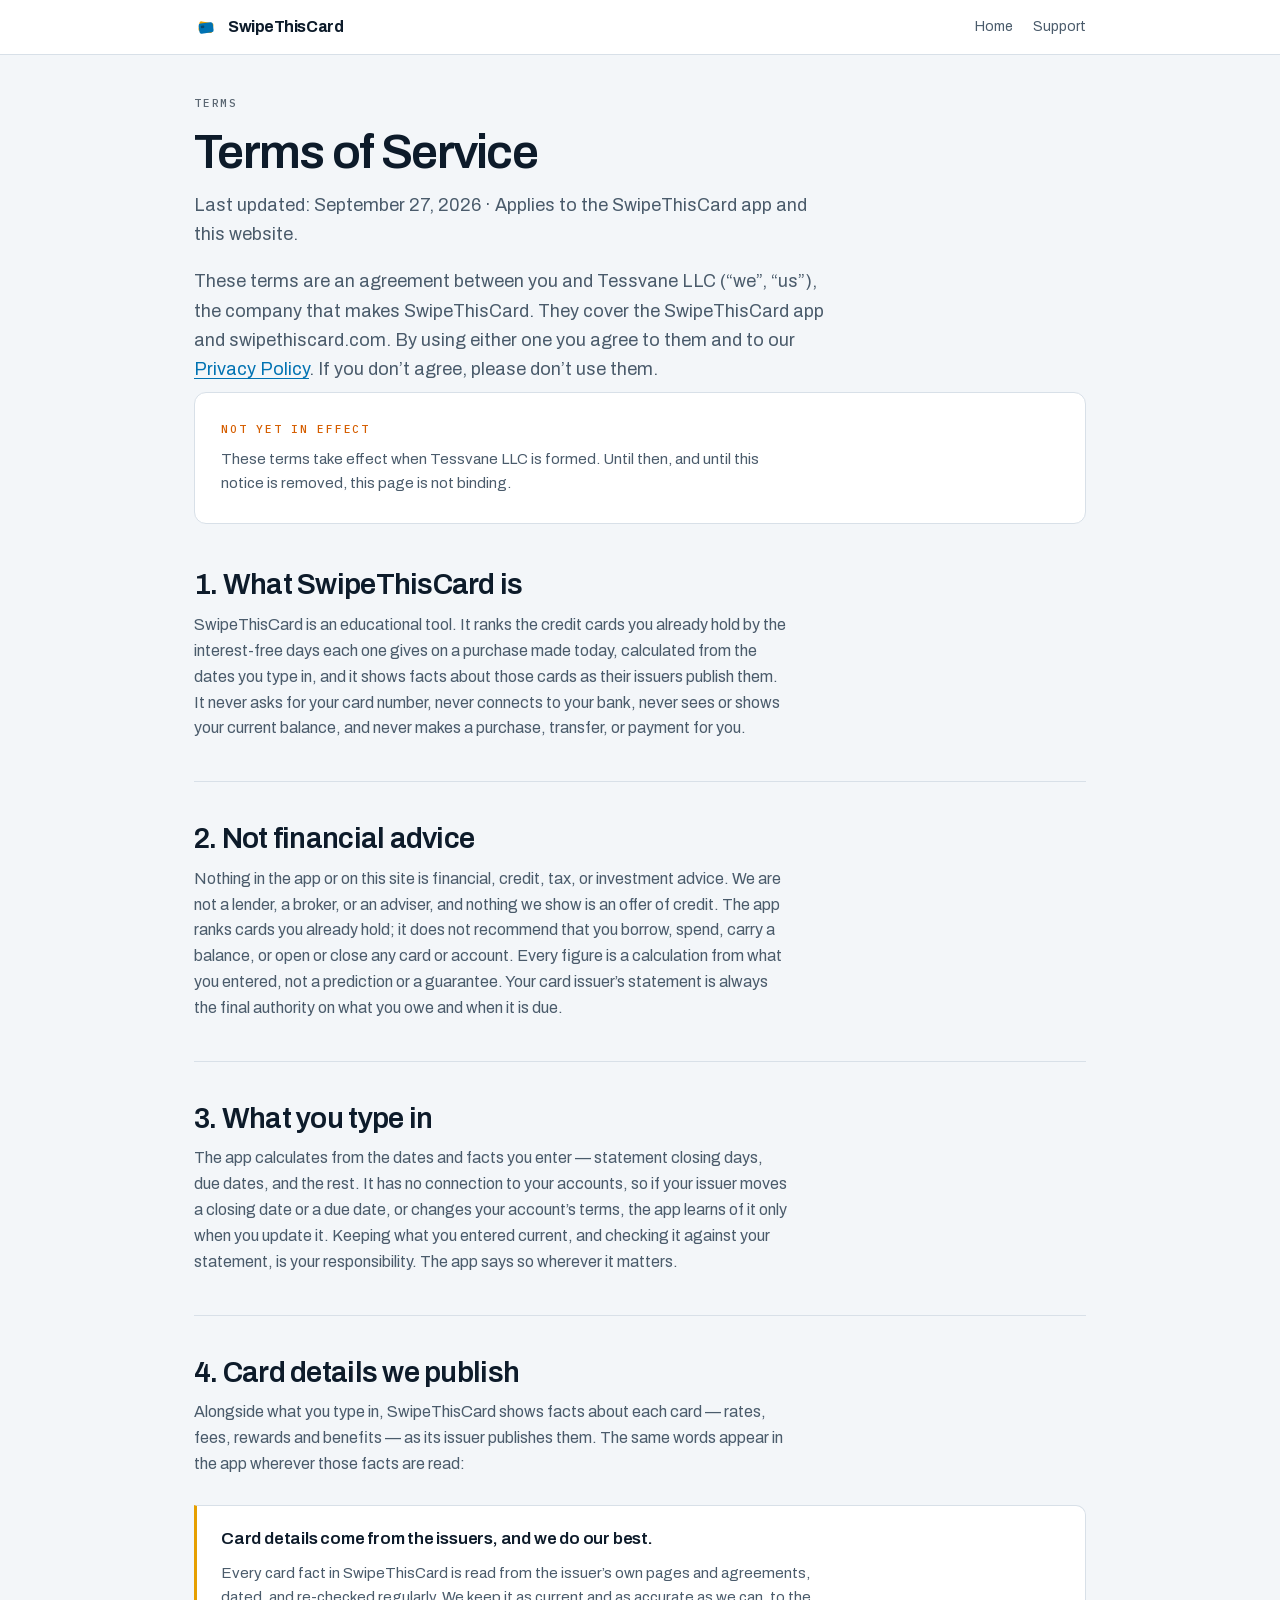
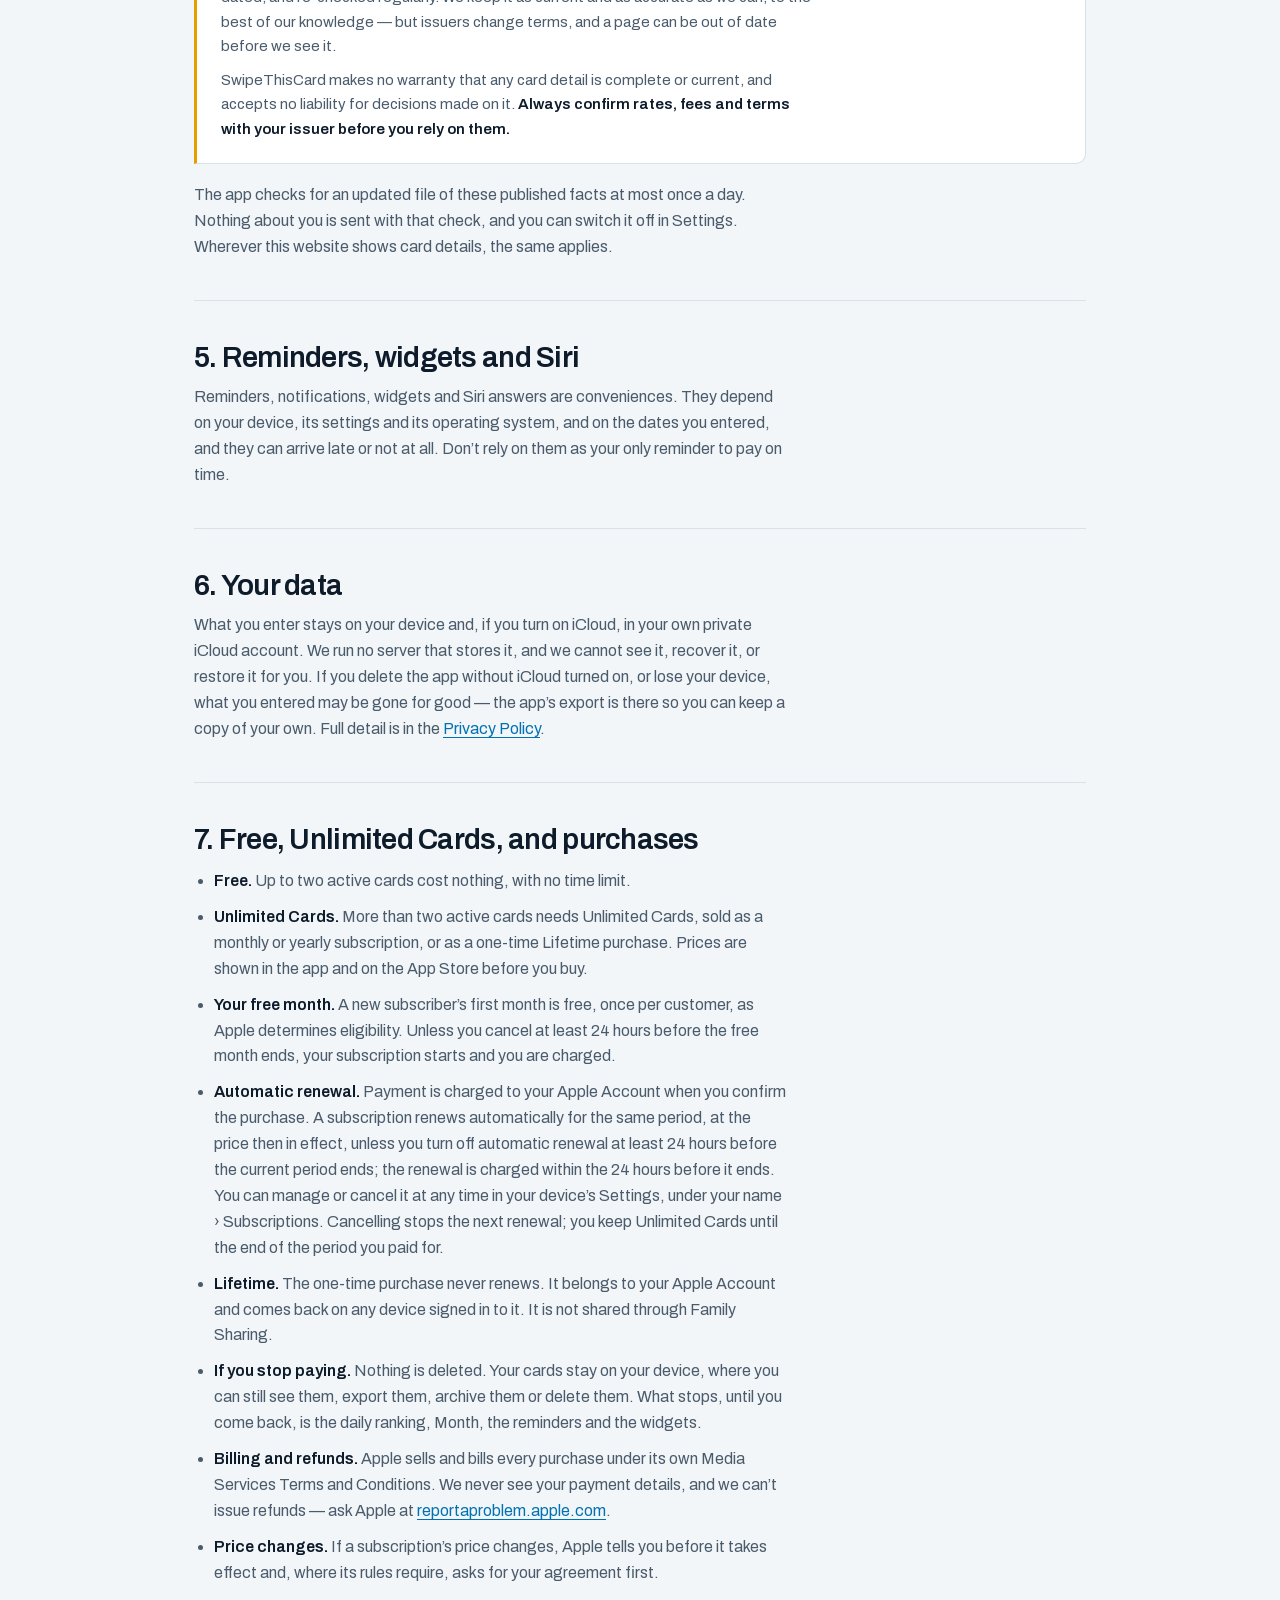
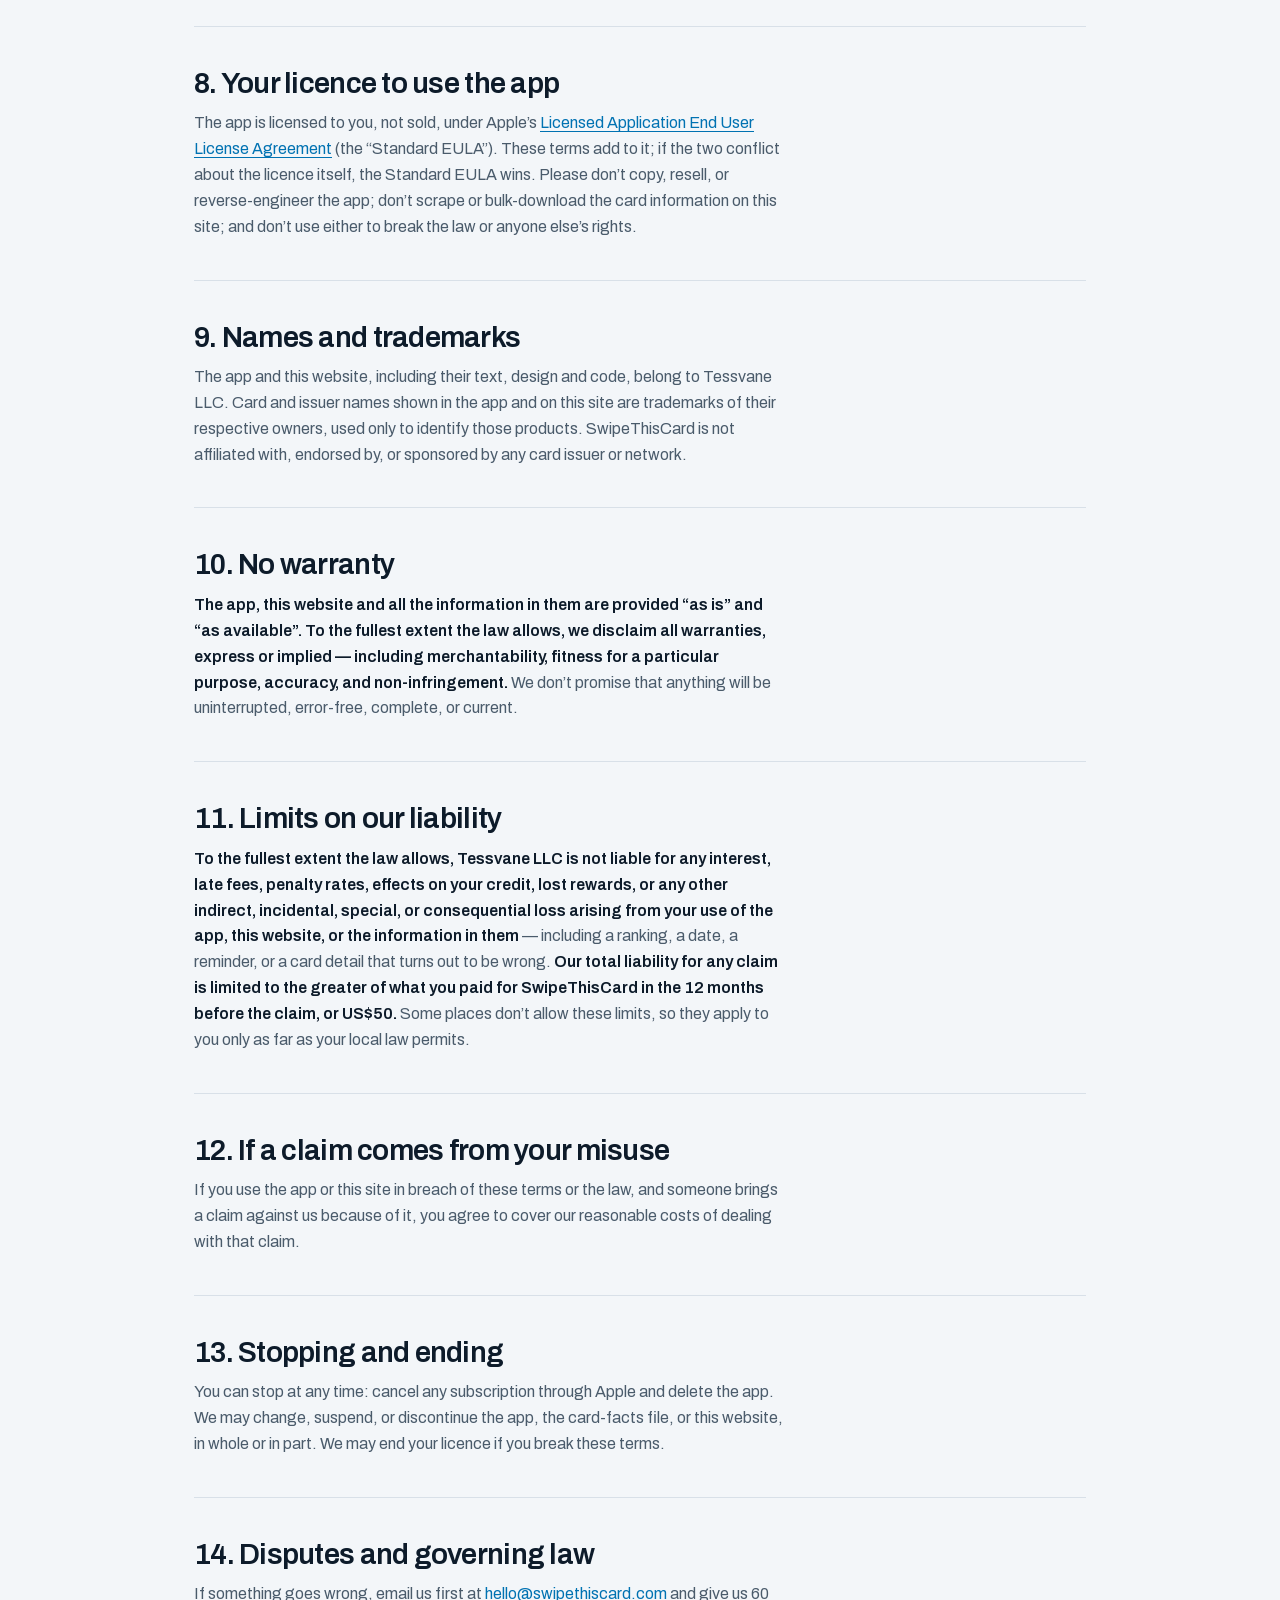
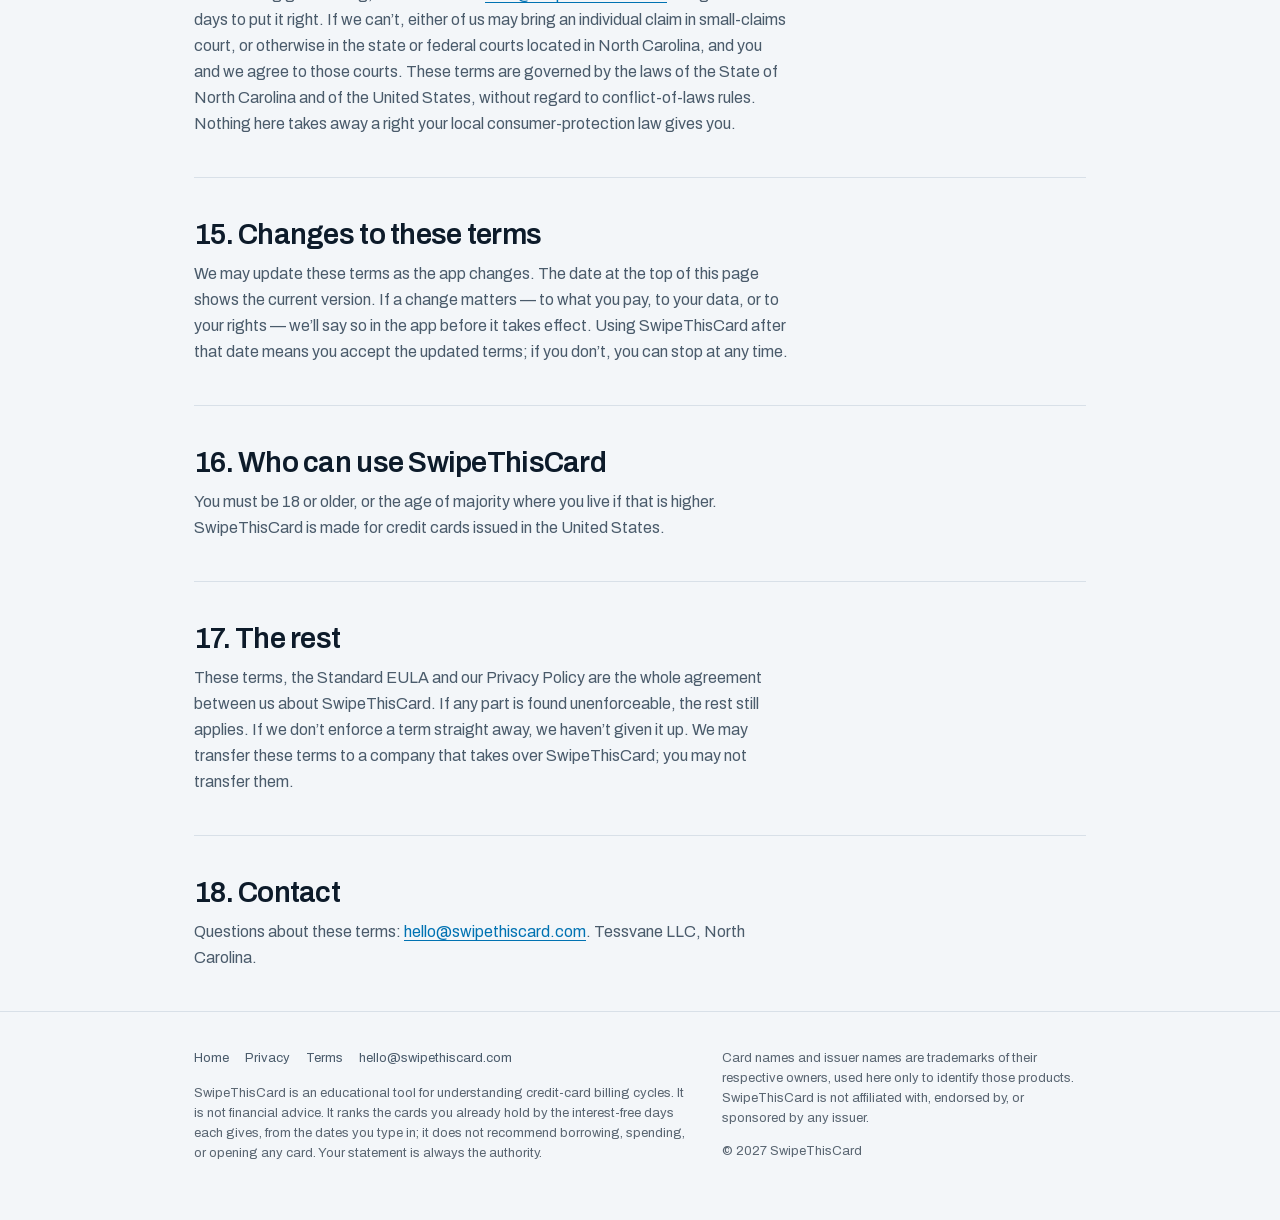
<file: terms.html>
<!doctype html>
<html lang="en">
<head>
<meta charset="utf-8">
<meta name="viewport" content="width=device-width,initial-scale=1">
<title>Terms of Service — SwipeThisCard</title>
<meta name="description" content="The terms for using the SwipeThisCard app and swipethiscard.com — what the app is, what it isn't, and how purchases and data work.">
<link rel="canonical" href="https://www.swipethiscard.com/terms">
<meta name="robots" content="index,follow">
<meta property="og:type" content="website">
<meta property="og:title" content="Terms of Service — SwipeThisCard">
<meta property="og:description" content="The terms for using the SwipeThisCard app and swipethiscard.com — what the app is, what it isn't, and how purchases and data work.">
<meta property="og:url" content="https://www.swipethiscard.com/terms">
<meta property="og:image" content="https://swipethiscard.com/og-image.jpg">
<meta property="og:image:width" content="1200">
<meta property="og:image:height" content="630">
<meta name="twitter:card" content="summary_large_image">
<meta name="twitter:image" content="https://swipethiscard.com/og-image.jpg">
<link rel="icon" href="/favicon.svg" type="image/svg+xml">
<link rel="preload" href="/fonts/archivo-latin.woff2" as="font" type="font/woff2" crossorigin>
<link rel="stylesheet" href="/fonts/fonts.css">
<style>
:root{
  --ink:#0D1B2A; --ink-2:#14273A;
  --paper:#F3F6F9; --paper-2:#E7ECF1; --surface:#FFFFFF;
  --blue:#0072B2; --amber:#E69F00; --sky:#56B4E9; --verm:#D55E00;
  --ash:#5A6672; --ash-2:#C3CCD5;
  --on-ink:#E9EEF3; --on-ink-dim:#A8B8C6;
  --text:#0D1B2A; --text-2:#4A5B6B; --line:#D8E0E8;
  --accent:#0072B2;
  --display:"Archivo",-apple-system,BlinkMacSystemFont,"Segoe UI",Helvetica,Arial,sans-serif;
  --mono:"IBM Plex Mono",ui-monospace,SFMono-Regular,Menlo,monospace;
}
@media (prefers-color-scheme:dark){:root:not([data-theme="light"]){
  --paper:#0A1521; --paper-2:#122032; --surface:#14273A;
  --text:#E9EEF3; --text-2:#A8B8C6; --line:#24394F;
  --ink:#061019; --ink-2:#0E1E2E; --ash:#9BAAB8; --ash-2:#3A4E62;
  --accent:#56B4E9;
}}
:root[data-theme="dark"]{
  --paper:#0A1521; --paper-2:#122032; --surface:#14273A;
  --text:#E9EEF3; --text-2:#A8B8C6; --line:#24394F;
  --ink:#061019; --ink-2:#0E1E2E; --ash:#9BAAB8; --ash-2:#3A4E62;
  --accent:#56B4E9;
}
*{box-sizing:border-box}
body{margin:0;background:var(--paper);color:var(--text);font-family:var(--display);font-size:16px;line-height:1.62;-webkit-font-smoothing:antialiased}
.wrap{max-width:940px;margin:0 auto;padding:0 24px}
h1,h2,h3{margin:0;font-weight:600;letter-spacing:-.025em;text-wrap:balance}
h1{font-size:clamp(32px,5.4vw,48px);line-height:1.05;letter-spacing:-.035em}
h2{font-size:clamp(22px,3vw,29px);line-height:1.15}
h3{font-size:17px;letter-spacing:-.012em;line-height:1.35}
p{margin:0}
a{color:var(--accent);text-decoration-thickness:1px;text-underline-offset:3px}
a:focus-visible,summary:focus-visible{outline:2px solid var(--accent);outline-offset:3px;border-radius:4px}
.eyebrow{font-family:var(--mono);font-size:11px;font-weight:500;letter-spacing:.16em;text-transform:uppercase;color:var(--ash)}
.sm{font-size:14.5px;color:var(--text-2)}
.xs{font-size:12.5px;color:var(--ash)}
code{font-family:var(--mono);font-size:13.5px;background:var(--paper-2);padding:1px 5px;border-radius:4px}

/* nav */
nav{border-bottom:1px solid var(--line);background:var(--surface)}
.nav-in{max-width:940px;margin:0 auto;padding:14px 24px;display:flex;align-items:center;justify-content:space-between;gap:16px}
.brand{display:flex;align-items:center;gap:10px;text-decoration:none;color:var(--text)}
.brand span{font-weight:700;font-size:16px;letter-spacing:-.028em}
.nav-links{display:flex;gap:20px;font-size:14px}
.nav-links a{color:var(--text-2);text-decoration:none}
.nav-links a:hover{color:var(--accent)}

/* hero */
.hero{padding:56px 0 40px}
.hero h1{margin:14px 0 14px;max-width:16ch}
.hero p{font-size:18px;color:var(--text-2);max-width:58ch}

/* contact card */
.contact{display:grid;gap:0;border:1px solid var(--line);border-radius:12px;overflow:hidden;background:var(--surface);margin-bottom:14px}
@media(min-width:760px){.contact{grid-template-columns:1.35fr 1fr}}
.contact-main{padding:26px 26px 28px}
.contact-side{padding:26px;background:var(--paper-2);border-top:1px solid var(--line)}
@media(min-width:760px){.contact-side{border-top:0;border-left:1px solid var(--line)}}
.mailto{display:inline-flex;align-items:center;gap:9px;margin-top:14px;font-family:var(--mono);font-size:17px;font-weight:500;color:var(--accent);text-decoration:none;border-bottom:2px solid var(--accent);padding-bottom:2px;word-break:break-all}
.mailto:hover{opacity:.8}
.facts{list-style:none;margin:12px 0 0;padding:0;display:grid;gap:9px}
.facts li{display:grid;grid-template-columns:auto minmax(0,1fr);gap:9px;align-items:start;font-size:14px;color:var(--text-2)}
.facts svg{width:16px;height:16px;margin-top:3px;flex:none}

/* include block */
.include{border:1px solid var(--line);border-left:3px solid var(--amber);border-radius:0 10px 10px 0;background:var(--surface);padding:22px 24px;margin-top:28px}
.include ol{margin:12px 0 0;padding-left:20px;display:grid;gap:7px;font-size:14.5px;color:var(--text-2)}
.include ol b{color:var(--text);font-weight:600}

/* sections */
section{padding:52px 0;border-top:1px solid var(--line)}
.sec-lead{max-width:60ch;margin:10px 0 26px;color:var(--text-2)}

/* faq */
.faq{border:1px solid var(--line);border-radius:12px;overflow:hidden;background:var(--surface)}
details{border-bottom:1px solid var(--line)}
details:last-child{border-bottom:0}
summary{cursor:pointer;list-style:none;padding:17px 22px;display:grid;grid-template-columns:minmax(0,1fr) auto;gap:14px;align-items:center;font-weight:500;font-size:15.5px;letter-spacing:-.008em}
summary::-webkit-details-marker{display:none}
summary:hover{background:var(--paper-2)}
.chev{width:14px;height:14px;color:var(--ash);transition:transform .18s ease}
details[open] .chev{transform:rotate(90deg)}
details[open] summary{background:var(--paper-2)}
.ans{padding:4px 22px 22px;font-size:14.8px;color:var(--text-2);max-width:66ch}
.ans p+p{margin-top:10px}
.ans ul{margin:10px 0 0;padding-left:19px;display:grid;gap:6px}
@media(prefers-reduced-motion:reduce){.chev{transition:none}}

/* status pills */
.pillrow{display:flex;flex-wrap:wrap;gap:9px;margin-top:14px}
.pill{display:inline-flex;align-items:center;gap:7px;padding:5px 11px 5px 9px;border-radius:99px;font-size:13px;font-weight:500;background:var(--paper-2);border:1px solid var(--line);color:var(--text)}

/* privacy strip */
.strip{background:var(--ink);color:var(--on-ink);border-radius:12px;padding:28px 26px}
.strip h2{color:#fff}
.strip p{color:var(--on-ink-dim);max-width:60ch;margin-top:10px;font-size:15px}
.strip a{color:var(--sky)}

/* footer */
footer{border-top:1px solid var(--line);padding:36px 0 56px;color:var(--ash);font-size:13px}
.foot-in{display:grid;gap:18px}
@media(min-width:760px){.foot-in{grid-template-columns:1.4fr 1fr;align-items:start}}
.foot-links{display:flex;flex-wrap:wrap;gap:16px}
.foot-links a{color:var(--text-2);text-decoration:none}
.foot-links a:hover{color:var(--accent)}
.legal{max-width:62ch;line-height:1.55}
/* terms body */
.tx{max-width:66ch;margin-top:10px;color:var(--text-2)}
.tx a{overflow-wrap:anywhere}
.tx-list{max-width:66ch;margin:12px 0 0;padding-left:20px;display:grid;gap:10px;color:var(--text-2)}
.tx-list b,.tx b{color:var(--text);font-weight:600}
.terms section{padding:40px 0}
.include h3{color:var(--text)}
.include .tx{font-size:15px}
</style>
</head>
<body>
<nav><div class="nav-in">
  <a class="brand" href="/">
    <svg width="24" height="24" viewBox="0 0 64 64" aria-hidden="true"><g transform="rotate(9 32 32)"><rect x="13" y="19" width="38" height="27" rx="5.5" fill="#E69F00"/></g><g transform="rotate(-8 32 32)"><rect x="13" y="21" width="38" height="27" rx="5.5" fill="#0072B2"/><rect x="18.5" y="27" width="9" height="6.5" rx="1.8" fill="#0D1B2A" opacity=".5"/></g></svg>
    <span>SwipeThisCard</span>
  </a>
  <div class="nav-links">
    <a href="/">Home</a>
    <a href="/support">Support</a>
  </div>
</div></nav>
<div class="wrap">
  <div class="hero" style="padding:40px 0 8px">
    <div class="eyebrow">Terms</div>
    <h1 style="max-width:20ch">Terms of Service</h1>
    <p class="sm" style="margin-top:10px">Last updated: September 27, 2026 &middot; Applies to the SwipeThisCard app and this website.</p>
    <p class="tx" style="margin-top:18px">These terms are an agreement between you and Tessvane LLC (&ldquo;we&rdquo;, &ldquo;us&rdquo;), the company that makes SwipeThisCard. They cover the SwipeThisCard app and swipethiscard.com. By using either one you agree to them and to our <a href="/privacy">Privacy Policy</a>. If you don&rsquo;t agree, please don&rsquo;t use them.</p>
  </div>
</div>
<div class="wrap">
  <div class="strip" style="margin:0 0 8px;background:var(--surface);color:var(--text);border:1px solid var(--line)">
    <div class="eyebrow" style="color:var(--verm)">Not yet in effect</div>
    <p style="color:var(--text-2);margin-top:8px">These terms take effect when Tessvane LLC is formed. Until then, and until this notice is removed, this page is not binding.</p>
  </div>
</div>
<div class="wrap terms">
  <section style="border-top:0;padding-top:36px">
    <h2>1. What SwipeThisCard is</h2>
    <p class="tx">SwipeThisCard is an educational tool. It ranks the credit cards you already hold by the interest-free days each one gives on a purchase made today, calculated from the dates you type in, and it shows facts about those cards as their issuers publish them. It never asks for your card number, never connects to your bank, never sees or shows your current balance, and never makes a purchase, transfer, or payment for you.</p>
  </section>
  <section>
    <h2>2. Not financial advice</h2>
    <p class="tx">Nothing in the app or on this site is financial, credit, tax, or investment advice. We are not a lender, a broker, or an adviser, and nothing we show is an offer of credit. The app ranks cards you already hold; it does not recommend that you borrow, spend, carry a balance, or open or close any card or account. Every figure is a calculation from what you entered, not a prediction or a guarantee. Your card issuer&rsquo;s statement is always the final authority on what you owe and when it is due.</p>
  </section>
  <section>
    <h2>3. What you type in</h2>
    <p class="tx">The app calculates from the dates and facts you enter &mdash; statement closing days, due dates, and the rest. It has no connection to your accounts, so if your issuer moves a closing date or a due date, or changes your account&rsquo;s terms, the app learns of it only when you update it. Keeping what you entered current, and checking it against your statement, is your responsibility. The app says so wherever it matters.</p>
  </section>
  <section>
    <h2>4. Card details we publish</h2>
    <p class="tx">Alongside what you type in, SwipeThisCard shows facts about each card &mdash; rates, fees, rewards and benefits &mdash; as its issuer publishes them. The same words appear in the app wherever those facts are read:</p>
    <div class="include">
      <h3>Card details come from the issuers, and we do our best.</h3>
      <p class="tx">Every card fact in SwipeThisCard is read from the issuer&rsquo;s own pages and agreements, dated, and re-checked regularly. We keep it as current and as accurate as we can, to the best of our knowledge &mdash; but issuers change terms, and a page can be out of date before we see it.</p>
      <p class="tx">SwipeThisCard makes no warranty that any card detail is complete or current, and accepts no liability for decisions made on it. <b>Always confirm rates, fees and terms with your issuer before you rely on them.</b></p>
    </div>
    <p class="tx" style="margin-top:18px">The app checks for an updated file of these published facts at most once a day. Nothing about you is sent with that check, and you can switch it off in Settings. Wherever this website shows card details, the same applies.</p>
  </section>
  <section>
    <h2>5. Reminders, widgets and Siri</h2>
    <p class="tx">Reminders, notifications, widgets and Siri answers are conveniences. They depend on your device, its settings and its operating system, and on the dates you entered, and they can arrive late or not at all. Don&rsquo;t rely on them as your only reminder to pay on time.</p>
  </section>
  <section>
    <h2>6. Your data</h2>
    <p class="tx">What you enter stays on your device and, if you turn on iCloud, in your own private iCloud account. We run no server that stores it, and we cannot see it, recover it, or restore it for you. If you delete the app without iCloud turned on, or lose your device, what you entered may be gone for good &mdash; the app&rsquo;s export is there so you can keep a copy of your own. Full detail is in the <a href="/privacy">Privacy Policy</a>.</p>
  </section>
  <section>
    <h2>7. Free, Unlimited Cards, and purchases</h2>
    <ul class="tx-list">
      <li><b>Free.</b> Up to two active cards cost nothing, with no time limit.</li>
      <li><b>Unlimited Cards.</b> More than two active cards needs Unlimited Cards, sold as a monthly or yearly subscription, or as a one-time Lifetime purchase. Prices are shown in the app and on the App Store before you buy.</li>
      <li><b>Your free month.</b> A new subscriber&rsquo;s first month is free, once per customer, as Apple determines eligibility. Unless you cancel at least 24 hours before the free month ends, your subscription starts and you are charged.</li>
      <li><b>Automatic renewal.</b> Payment is charged to your Apple Account when you confirm the purchase. A subscription renews automatically for the same period, at the price then in effect, unless you turn off automatic renewal at least 24 hours before the current period ends; the renewal is charged within the 24 hours before it ends. You can manage or cancel it at any time in your device&rsquo;s Settings, under your name &rsaquo; Subscriptions. Cancelling stops the next renewal; you keep Unlimited Cards until the end of the period you paid for.</li>
      <li><b>Lifetime.</b> The one-time purchase never renews. It belongs to your Apple Account and comes back on any device signed in to it. It is not shared through Family Sharing.</li>
      <li><b>If you stop paying.</b> Nothing is deleted. Your cards stay on your device, where you can still see them, export them, archive them or delete them. What stops, until you come back, is the daily ranking, Month, the reminders and the widgets.</li>
      <li><b>Billing and refunds.</b> Apple sells and bills every purchase under its own Media Services Terms and Conditions. We never see your payment details, and we can&rsquo;t issue refunds &mdash; ask Apple at <a href="https://reportaproblem.apple.com">reportaproblem.apple.com</a>.</li>
      <li><b>Price changes.</b> If a subscription&rsquo;s price changes, Apple tells you before it takes effect and, where its rules require, asks for your agreement first.</li>
    </ul>
  </section>
  <section>
    <h2>8. Your licence to use the app</h2>
    <p class="tx">The app is licensed to you, not sold, under Apple&rsquo;s <a href="https://www.apple.com/legal/internet-services/itunes/dev/stdeula/">Licensed Application End User License Agreement</a> (the &ldquo;Standard EULA&rdquo;). These terms add to it; if the two conflict about the licence itself, the Standard EULA wins. Please don&rsquo;t copy, resell, or reverse-engineer the app; don&rsquo;t scrape or bulk-download the card information on this site; and don&rsquo;t use either to break the law or anyone else&rsquo;s rights.</p>
  </section>
  <section>
    <h2>9. Names and trademarks</h2>
    <p class="tx">The app and this website, including their text, design and code, belong to Tessvane LLC. Card and issuer names shown in the app and on this site are trademarks of their respective owners, used only to identify those products. SwipeThisCard is not affiliated with, endorsed by, or sponsored by any card issuer or network.</p>
  </section>
  <section>
    <h2>10. No warranty</h2>
    <p class="tx"><b>The app, this website and all the information in them are provided &ldquo;as is&rdquo; and &ldquo;as available&rdquo;. To the fullest extent the law allows, we disclaim all warranties, express or implied &mdash; including merchantability, fitness for a particular purpose, accuracy, and non-infringement.</b> We don&rsquo;t promise that anything will be uninterrupted, error-free, complete, or current.</p>
  </section>
  <section>
    <h2>11. Limits on our liability</h2>
    <p class="tx"><b>To the fullest extent the law allows, Tessvane LLC is not liable for any interest, late fees, penalty rates, effects on your credit, lost rewards, or any other indirect, incidental, special, or consequential loss arising from your use of the app, this website, or the information in them</b> &mdash; including a ranking, a date, a reminder, or a card detail that turns out to be wrong. <b>Our total liability for any claim is limited to the greater of what you paid for SwipeThisCard in the 12 months before the claim, or US$50.</b> Some places don&rsquo;t allow these limits, so they apply to you only as far as your local law permits.</p>
  </section>
  <section>
    <h2>12. If a claim comes from your misuse</h2>
    <p class="tx">If you use the app or this site in breach of these terms or the law, and someone brings a claim against us because of it, you agree to cover our reasonable costs of dealing with that claim.</p>
  </section>
  <section>
    <h2>13. Stopping and ending</h2>
    <p class="tx">You can stop at any time: cancel any subscription through Apple and delete the app. We may change, suspend, or discontinue the app, the card-facts file, or this website, in whole or in part. We may end your licence if you break these terms.</p>
  </section>
  <section>
    <h2>14. Disputes and governing law</h2>
    <p class="tx">If something goes wrong, email us first at <a href="mailto:hello@swipethiscard.com">hello@swipethiscard.com</a> and give us 60 days to put it right. If we can&rsquo;t, either of us may bring an individual claim in small-claims court, or otherwise in the state or federal courts located in North Carolina, and you and we agree to those courts. These terms are governed by the laws of the State of North Carolina and of the United States, without regard to conflict-of-laws rules. Nothing here takes away a right your local consumer-protection law gives you.</p>
  </section>
  <section>
    <h2>15. Changes to these terms</h2>
    <p class="tx">We may update these terms as the app changes. The date at the top of this page shows the current version. If a change matters &mdash; to what you pay, to your data, or to your rights &mdash; we&rsquo;ll say so in the app before it takes effect. Using SwipeThisCard after that date means you accept the updated terms; if you don&rsquo;t, you can stop at any time.</p>
  </section>
  <section>
    <h2>16. Who can use SwipeThisCard</h2>
    <p class="tx">You must be 18 or older, or the age of majority where you live if that is higher. SwipeThisCard is made for credit cards issued in the United States.</p>
  </section>
  <section>
    <h2>17. The rest</h2>
    <p class="tx">These terms, the Standard EULA and our Privacy Policy are the whole agreement between us about SwipeThisCard. If any part is found unenforceable, the rest still applies. If we don&rsquo;t enforce a term straight away, we haven&rsquo;t given it up. We may transfer these terms to a company that takes over SwipeThisCard; you may not transfer them.</p>
  </section>
  <section>
    <h2>18. Contact</h2>
    <p class="tx">Questions about these terms: <a href="mailto:hello@swipethiscard.com">hello@swipethiscard.com</a>. Tessvane LLC, North Carolina.</p>
  </section>
</div>
<footer><div class="wrap"><div class="foot-in">
  <div>
    <div class="foot-links" style="margin-bottom:14px">
      <a href="/">Home</a><a href="/privacy">Privacy</a><a href="/terms">Terms</a><a href="mailto:hello@swipethiscard.com">hello@swipethiscard.com</a>
    </div>
    <p class="legal">SwipeThisCard is an educational tool for understanding credit-card billing cycles. It is not financial advice. It ranks the cards you already hold by the interest-free days each gives, from the dates you type in; it does not recommend borrowing, spending, or opening any card. Your statement is always the authority.</p>
  </div>
  <div>
    <p class="legal">Card names and issuer names are trademarks of their respective owners, used here only to identify those products. SwipeThisCard is not affiliated with, endorsed by, or sponsored by any issuer.</p>
    <p style="margin-top:12px">&copy; 2027 SwipeThisCard</p>
  </div>
</div></div></footer>
</body>
</html>
</file>
<file: fonts/fonts.css>
/* Site fonts, served from swipethiscard.com itself so a visit reaches no other company.
   Archivo and IBM Plex Mono, SIL Open Font License 1.1 — see LICENSE-*.txt beside this file. */
@font-face{font-family:'Archivo';font-style:normal;font-weight:400 700;font-display:swap;src:url(/fonts/archivo-latin-ext.woff2) format('woff2');unicode-range:U+0100-02BA, U+02BD-02C5, U+02C7-02CC, U+02CE-02D7, U+02DD-02FF, U+0304, U+0308, U+0329, U+1D00-1DBF, U+1E00-1E9F, U+1EF2-1EFF, U+2020, U+20A0-20AB, U+20AD-20C0, U+2113, U+2C60-2C7F, U+A720-A7FF}
@font-face{font-family:'Archivo';font-style:normal;font-weight:400 700;font-display:swap;src:url(/fonts/archivo-latin.woff2) format('woff2');unicode-range:U+0000-00FF, U+0131, U+0152-0153, U+02BB-02BC, U+02C6, U+02DA, U+02DC, U+0304, U+0308, U+0329, U+2000-206F, U+20AC, U+2122, U+2191, U+2193, U+2212, U+2215, U+FEFF, U+FFFD}
@font-face{font-family:'IBM Plex Mono';font-style:normal;font-weight:400;font-display:swap;src:url(/fonts/ibm-plex-mono-400-latin-ext.woff2) format('woff2');unicode-range:U+0100-02BA, U+02BD-02C5, U+02C7-02CC, U+02CE-02D7, U+02DD-02FF, U+0304, U+0308, U+0329, U+1D00-1DBF, U+1E00-1E9F, U+1EF2-1EFF, U+2020, U+20A0-20AB, U+20AD-20C0, U+2113, U+2C60-2C7F, U+A720-A7FF}
@font-face{font-family:'IBM Plex Mono';font-style:normal;font-weight:400;font-display:swap;src:url(/fonts/ibm-plex-mono-400-latin.woff2) format('woff2');unicode-range:U+0000-00FF, U+0131, U+0152-0153, U+02BB-02BC, U+02C6, U+02DA, U+02DC, U+0304, U+0308, U+0329, U+2000-206F, U+20AC, U+2122, U+2191, U+2193, U+2212, U+2215, U+FEFF, U+FFFD}
@font-face{font-family:'IBM Plex Mono';font-style:normal;font-weight:500;font-display:swap;src:url(/fonts/ibm-plex-mono-500-latin-ext.woff2) format('woff2');unicode-range:U+0100-02BA, U+02BD-02C5, U+02C7-02CC, U+02CE-02D7, U+02DD-02FF, U+0304, U+0308, U+0329, U+1D00-1DBF, U+1E00-1E9F, U+1EF2-1EFF, U+2020, U+20A0-20AB, U+20AD-20C0, U+2113, U+2C60-2C7F, U+A720-A7FF}
@font-face{font-family:'IBM Plex Mono';font-style:normal;font-weight:500;font-display:swap;src:url(/fonts/ibm-plex-mono-500-latin.woff2) format('woff2');unicode-range:U+0000-00FF, U+0131, U+0152-0153, U+02BB-02BC, U+02C6, U+02DA, U+02DC, U+0304, U+0308, U+0329, U+2000-206F, U+20AC, U+2122, U+2191, U+2193, U+2212, U+2215, U+FEFF, U+FFFD}
@font-face{font-family:'IBM Plex Mono';font-style:normal;font-weight:600;font-display:swap;src:url(/fonts/ibm-plex-mono-600-latin-ext.woff2) format('woff2');unicode-range:U+0100-02BA, U+02BD-02C5, U+02C7-02CC, U+02CE-02D7, U+02DD-02FF, U+0304, U+0308, U+0329, U+1D00-1DBF, U+1E00-1E9F, U+1EF2-1EFF, U+2020, U+20A0-20AB, U+20AD-20C0, U+2113, U+2C60-2C7F, U+A720-A7FF}
@font-face{font-family:'IBM Plex Mono';font-style:normal;font-weight:600;font-display:swap;src:url(/fonts/ibm-plex-mono-600-latin.woff2) format('woff2');unicode-range:U+0000-00FF, U+0131, U+0152-0153, U+02BB-02BC, U+02C6, U+02DA, U+02DC, U+0304, U+0308, U+0329, U+2000-206F, U+20AC, U+2122, U+2191, U+2193, U+2212, U+2215, U+FEFF, U+FFFD}
</file>
